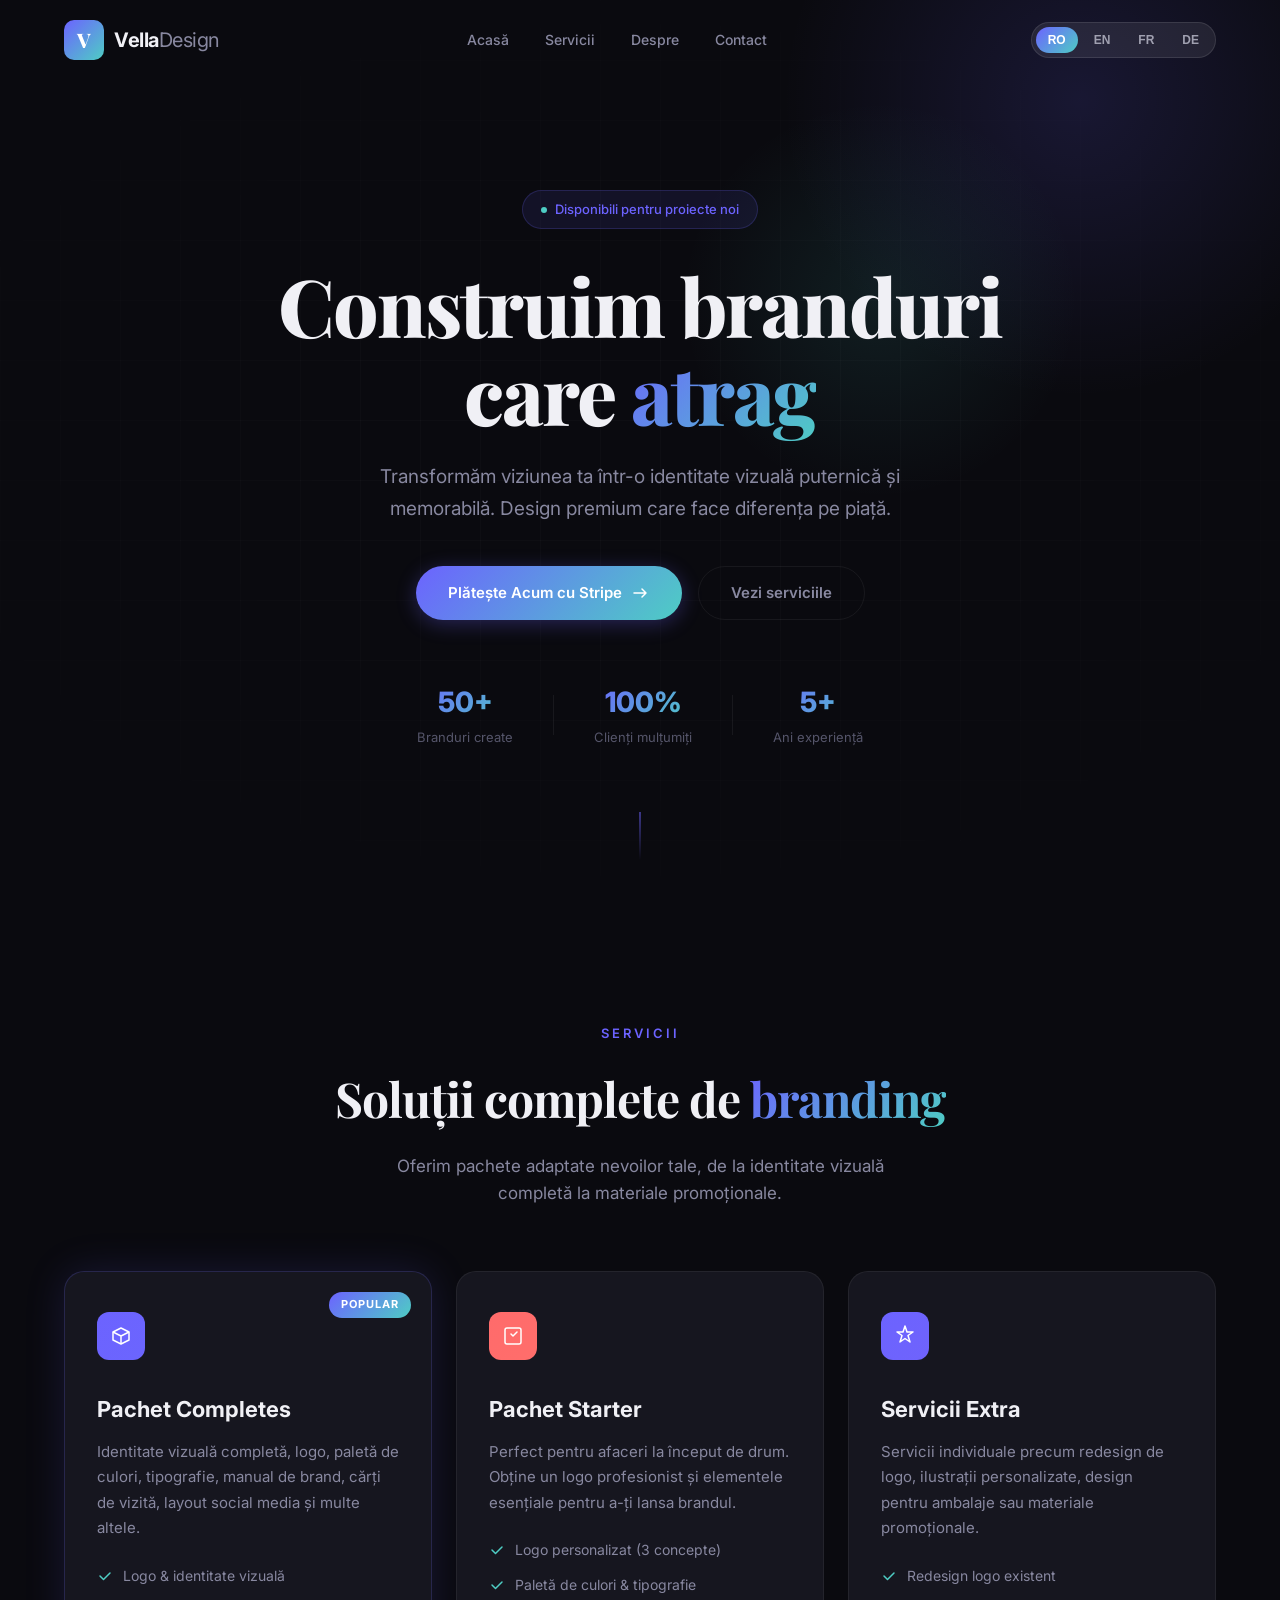
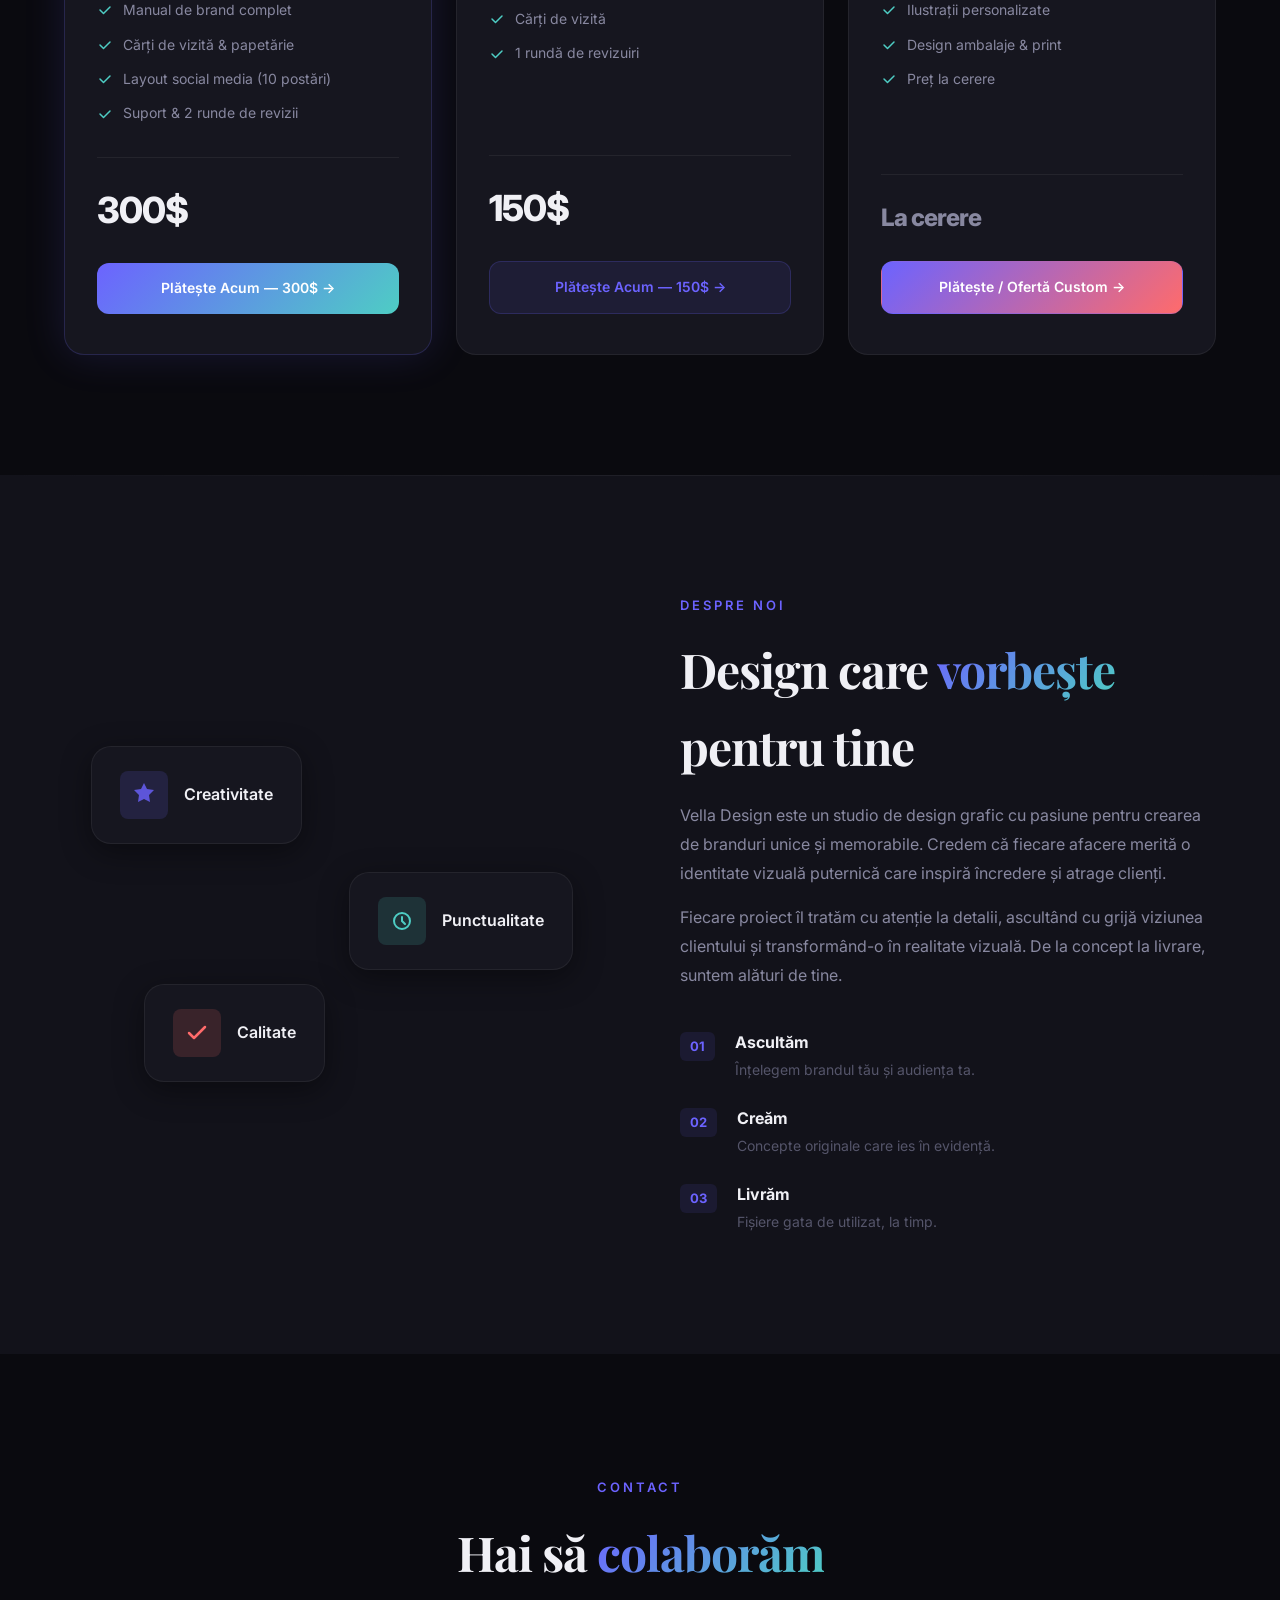
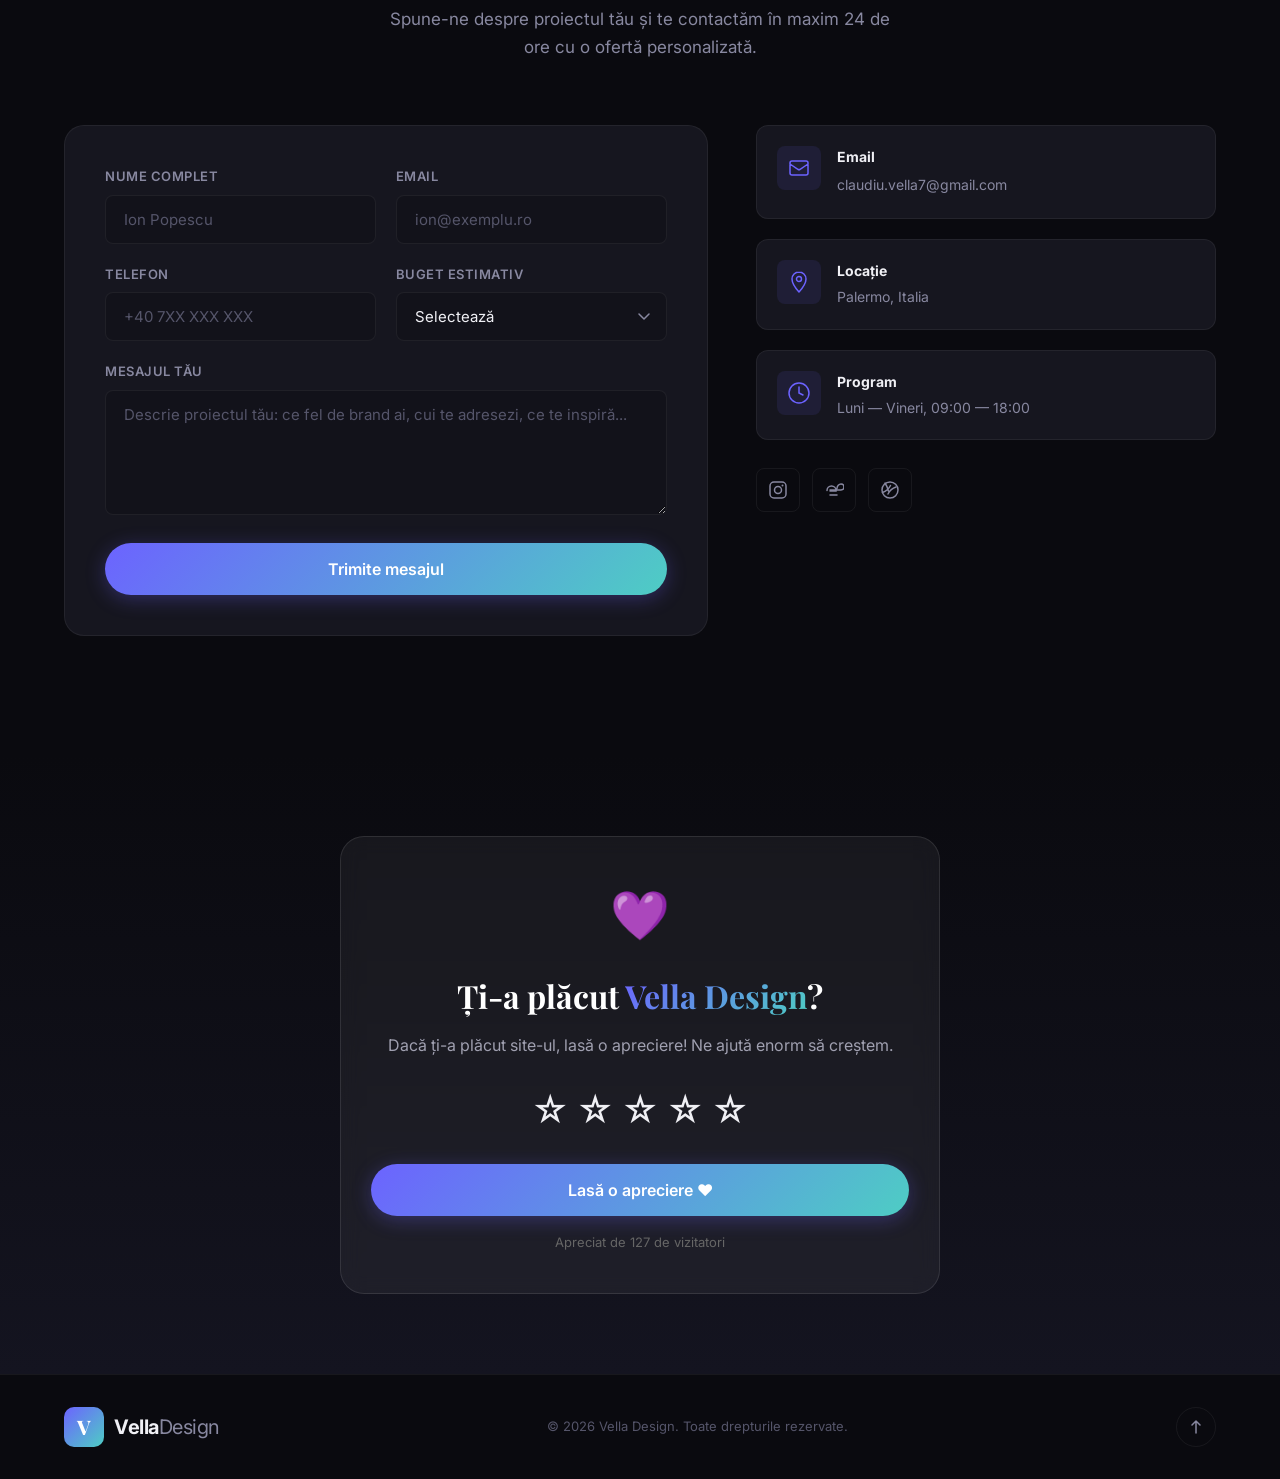
<file: index.html>
<!DOCTYPE html>
<html lang="ro">
<head>
    <meta charset="UTF-8">
    <meta name="viewport" content="width=device-width, initial-scale=1.0">
    <title>Vella Design — Construim Branduri Care Atrag</title>
    <meta name="description" content="Vella Design — branding, design grafic și identitate vizuală pentru afacerea ta. Transformăm ideile în branduri memorabile.">
    <link rel="stylesheet" href="style.css">
    <link rel="preconnect" href="https://fonts.googleapis.com">
    <link rel="preconnect" href="https://fonts.gstatic.com" crossorigin>
    <link href="https://fonts.googleapis.com/css2?family=Inter:wght@300;400;500;600;700;800;900&family=Playfair+Display:wght@600;700;800&display=swap" rel="stylesheet">
</head>
<body>

        <!-- HEADER -->
    <header id="header">
        <div class="header-inner">
            <a href="#hero" class="logo">
                <span class="logo-icon">V</span>
                <span class="logo-text">Vella<span>Design</span></span>
            </a>
            <nav id="nav">
                <ul class="nav-links">
                    <li><a href="#hero" data-i18n="nav_home">Acasă</a></li>
                    <li><a href="#services" data-i18n="nav_services">Servicii</a></li>
                    <li><a href="#about" data-i18n="nav_about">Despre</a></li>
                    <li><a href="#contact" data-i18n="nav_contact">Contact</a></li>
                </ul>
            </nav>
            <div class="lang-switcher" id="langSwitcher">
                <button class="lang-btn active" data-lang="ro">RO</button>
                <button class="lang-btn" data-lang="en">EN</button>
                <button class="lang-btn" data-lang="fr">FR</button>
                <button class="lang-btn" data-lang="de">DE</button>
            </div>
            <button id="hamburger" class="hamburger" aria-label="Meniu">
                <span></span><span></span><span></span>
            </button>
        </div>
        <div class="mobile-menu" id="mobileMenu">
            <ul class="mobile-nav-links">
                <li><a href="#hero" data-i18n="nav_home">Acasă</a></li>
                <li><a href="#services" data-i18n="nav_services">Servicii</a></li>
                <li><a href="#about" data-i18n="nav_about">Despre</a></li>
                <li><a href="#contact" data-i18n="nav_contact">Contact</a></li>
            </ul>
            <div class="mobile-menu-footer">
                <a href="mailto:claudiu.vella7@gmail.com" class="mobile-email">claudiu.vella7@gmail.com</a>
            </div>
        </div>
    </header>

    <!-- HERO -->
    <section id="hero" class="hero">
        <div class="hero-bg">
            <div class="hero-gradient"></div>
            <div class="hero-grid"></div>
        </div>
        <div class="hero-content">
            <div class="hero-badge reveal"><span class="badge-dot"></span><span data-i18n="hero_badge">Disponibili pentru proiecte noi</span></div>
            <h1 class="hero-title reveal">
                <span data-i18n="hero_title">Construim branduri<br>care <span class="text-gradient">atrag</span></span>
            </h1>
            <p class="hero-subtitle reveal">
                <span data-i18n="hero_sub">Transformăm viziunea ta într-o identitate vizuală puternică și memorabilă. Design premium care face diferența pe piață.</span>
            </p>
            <div class="hero-cta reveal">
                <a href="https://buy.stripe.com/bJebJ0h1L8h71CG3Jb2sM00" target="_blank" class="btn btn-primary">
                    <span data-i18n="hero_cta1">Plătește Acum cu Stripe</span>
                    <svg width="20" height="20" viewBox="0 0 20 20" fill="none"><path d="M4 10h12m0 0l-4-4m4 4l-4 4" stroke="currentColor" stroke-width="1.5" stroke-linecap="round" stroke-linejoin="round"/></svg>
                </a>
                <a href="#services" class="btn btn-ghost" data-i18n="hero_cta2">Vezi serviciile</a>
            </div>
            <div class="hero-stats reveal">
                <div class="stat">
                    <span class="stat-number">50+</span>
                    <span class="stat-label" data-i18n="stat1">Branduri create</span>
                </div>
                <div class="stat-divider"></div>
                <div class="stat">
                    <span class="stat-number">100%</span>
                    <span class="stat-label" data-i18n="stat2">Clienți mulțumiți</span>
                </div>
                <div class="stat-divider"></div>
                <div class="stat">
                    <span class="stat-number">5+</span>
                    <span class="stat-label" data-i18n="stat3">Ani experiență</span>
                </div>
            </div>
        </div>
        <div class="hero-scroll">
            <div class="scroll-line"></div>
        </div>
    </section>

    <!-- SERVICES -->
    <section id="services" class="services">
        <div class="container">
            <div class="section-header reveal">
                <span class="section-tag">Servicii</span>
                <h2 class="section-title">Soluții complete de <span class="text-gradient">branding</span></h2>
                <p class="section-desc">Oferim pachete adaptate nevoilor tale, de la identitate vizuală completă la materiale promoționale.</p>
            </div>
            <div class="services-grid">

                <!-- Pachet Completes -->
                <div class="service-card reveal">
                    <div class="service-badge">Popular</div>
                    <div class="service-icon">
                        <svg width="48" height="48" viewBox="0 0 48 48" fill="none"><rect width="48" height="48" rx="12" fill="url(#grad1)"/><path d="M16 20l8-4 8 4v8l-8 4-8-4v-8z" stroke="#fff" stroke-width="1.5" stroke-linejoin="round"/><path d="M16 20l8 4 8-4M24 24v8" stroke="#fff" stroke-width="1.5" stroke-linejoin="round"/><defs><linearGradient id="grad1" x1="0" y1="0" x2="48" y2="48"><stop stop-color="#6C63FF"/><stop offset="1" stop-color="#4ECDC4"/></linearGradient></defs></svg>
                    </div>
                    <h3 class="service-name">Pachet Completes</h3>
                    <p class="service-desc">Identitate vizuală completă, logo, paletă de culori, tipografie, manual de brand, cărți de vizită, layout social media și multe altele.</p>
                    <ul class="service-features">
                        <li>
                            <svg width="16" height="16" viewBox="0 0 16 16" fill="none"><path d="M3 8l3.5 3.5L13 5" stroke="#4ECDC4" stroke-width="1.5" stroke-linecap="round" stroke-linejoin="round"/></svg>
                            Logo & identitate vizuală
                        </li>
                        <li>
                            <svg width="16" height="16" viewBox="0 0 16 16" fill="none"><path d="M3 8l3.5 3.5L13 5" stroke="#4ECDC4" stroke-width="1.5" stroke-linecap="round" stroke-linejoin="round"/></svg>
                            Manual de brand complet
                        </li>
                        <li>
                            <svg width="16" height="16" viewBox="0 0 16 16" fill="none"><path d="M3 8l3.5 3.5L13 5" stroke="#4ECDC4" stroke-width="1.5" stroke-linecap="round" stroke-linejoin="round"/></svg>
                            Cărți de vizită & papetărie
                        </li>
                        <li>
                            <svg width="16" height="16" viewBox="0 0 16 16" fill="none"><path d="M3 8l3.5 3.5L13 5" stroke="#4ECDC4" stroke-width="1.5" stroke-linecap="round" stroke-linejoin="round"/></svg>
                            Layout social media (10 postări)
                        </li>
                        <li>
                            <svg width="16" height="16" viewBox="0 0 16 16" fill="none"><path d="M3 8l3.5 3.5L13 5" stroke="#4ECDC4" stroke-width="1.5" stroke-linecap="round" stroke-linejoin="round"/></svg>
                            Suport & 2 runde de revizii
                        </li>
                    </ul>
                    <div class="service-price">
                        <span class="price-amount">300$</span>
                    </div>
                    <a href="https://buy.stripe.com/bJebJ0h1L8h71CG3Jb2sM00" target="_blank" class="btn btn-service">Plătește Acum — 300$ →</a>
                </div>

                <!-- Pachet Starter -->
                <div class="service-card reveal">
                    <div class="service-icon">
                        <svg width="48" height="48" viewBox="0 0 48 48" fill="none"><rect width="48" height="48" rx="12" fill="url(#grad2)"/><path d="M18 16h12a2 2 0 012 2v12a2 2 0 01-2 2H18a2 2 0 01-2-2V18a2 2 0 012-2z" stroke="#fff" stroke-width="1.5"/><path d="M22 22l2 2 4-4" stroke="#fff" stroke-width="1.5" stroke-linecap="round" stroke-linejoin="round"/><defs><linearGradient id="grad2" x1="0" y1="0" x2="48" y2="48"><stop stop-color="#FF6B6B"/><stop offset="1" stop-color="#FFE66D"/></linearGradient></defs></svg>
                    </div>
                    <h3 class="service-name">Pachet Starter</h3>
                    <p class="service-desc">Perfect pentru afaceri la început de drum. Obține un logo profesionist și elementele esențiale pentru a-ți lansa brandul.</p>
                    <ul class="service-features">
                        <li>
                            <svg width="16" height="16" viewBox="0 0 16 16" fill="none"><path d="M3 8l3.5 3.5L13 5" stroke="#4ECDC4" stroke-width="1.5" stroke-linecap="round" stroke-linejoin="round"/></svg>
                            Logo personalizat (3 concepte)
                        </li>
                        <li>
                            <svg width="16" height="16" viewBox="0 0 16 16" fill="none"><path d="M3 8l3.5 3.5L13 5" stroke="#4ECDC4" stroke-width="1.5" stroke-linecap="round" stroke-linejoin="round"/></svg>
                            Paletă de culori & tipografie
                        </li>
                        <li>
                            <svg width="16" height="16" viewBox="0 0 16 16" fill="none"><path d="M3 8l3.5 3.5L13 5" stroke="#4ECDC4" stroke-width="1.5" stroke-linecap="round" stroke-linejoin="round"/></svg>
                            Cărți de vizită
                        </li>
                        <li>
                            <svg width="16" height="16" viewBox="0 0 16 16" fill="none"><path d="M3 8l3.5 3.5L13 5" stroke="#4ECDC4" stroke-width="1.5" stroke-linecap="round" stroke-linejoin="round"/></svg>
                            1 rundă de revizuiri
                        </li>
                    </ul>
                    <div class="service-price">
                        <span class="price-amount">150$</span>
                    </div>
                    <a href="https://buy.stripe.com/bJebJ0h1L8h71CG3Jb2sM00" target="_blank" class="btn btn-service">Plătește Acum — 150$ →</a>
                </div>

                <!-- Pachet Extra -->
                <div class="service-card reveal">
                    <div class="service-icon">
                        <svg width="48" height="48" viewBox="0 0 48 48" fill="none"><rect width="48" height="48" rx="12" fill="url(#grad3)"/><path d="M24 14l-2 6h-6l5 3.5-2 6.5 5-3.5 5 3.5-2-6.5 5-3.5h-6l-2-6z" stroke="#fff" stroke-width="1.5" stroke-linejoin="round"/><defs><linearGradient id="grad3" x1="0" y1="0" x2="48" y2="48"><stop stop-color="#6C63FF"/><stop offset="1" stop-color="#FF6B6B"/></linearGradient></defs></svg>
                    </div>
                    <h3 class="service-name">Servicii Extra</h3>
                    <p class="service-desc">Servicii individuale precum redesign de logo, ilustrații personalizate, design pentru ambalaje sau materiale promoționale.</p>
                    <ul class="service-features">
                        <li>
                            <svg width="16" height="16" viewBox="0 0 16 16" fill="none"><path d="M3 8l3.5 3.5L13 5" stroke="#4ECDC4" stroke-width="1.5" stroke-linecap="round" stroke-linejoin="round"/></svg>
                            Redesign logo existent
                        </li>
                        <li>
                            <svg width="16" height="16" viewBox="0 0 16 16" fill="none"><path d="M3 8l3.5 3.5L13 5" stroke="#4ECDC4" stroke-width="1.5" stroke-linecap="round" stroke-linejoin="round"/></svg>
                            Ilustrații personalizate
                        </li>
                        <li>
                            <svg width="16" height="16" viewBox="0 0 16 16" fill="none"><path d="M3 8l3.5 3.5L13 5" stroke="#4ECDC4" stroke-width="1.5" stroke-linecap="round" stroke-linejoin="round"/></svg>
                            Design ambalaje & print
                        </li>
                        <li>
                            <svg width="16" height="16" viewBox="0 0 16 16" fill="none"><path d="M3 8l3.5 3.5L13 5" stroke="#4ECDC4" stroke-width="1.5" stroke-linecap="round" stroke-linejoin="round"/></svg>
                            Preț la cerere
                        </li>
                    </ul>
                    <div class="service-price">
                        <span class="price-amount price-custom">La cerere</span>
                    </div>
                    <a href="https://buy.stripe.com/bJebJ0h1L8h71CG3Jb2sM00" target="_blank" class="btn btn-service" style="background: linear-gradient(135deg, #6C63FF, #FF6B6B); color:white;">Plătește / Ofertă Custom →</a>
                </div>

            </div>
        </div>
    </section>

    <!-- ABOUT -->
    <section id="about" class="about">
        <div class="container">
            <div class="about-grid">
                <div class="about-visual reveal">
                    <div class="about-image-stack">
                        <div class="about-card about-card-1">
                            <div class="about-card-icon">
                                <svg width="32" height="32" viewBox="0 0 32 32" fill="none"><path d="M16 4l3 6 7 1-5 5 1 7-6-3-6 3 1-7-5-5 7-1 3-6z" fill="#6C63FF" opacity="0.8"/></svg>
                            </div>
                            <span data-i18n="about_card1">Creativitate</span>
                        </div>
                        <div class="about-card about-card-2">
                            <div class="about-card-icon">
                                <svg width="32" height="32" viewBox="0 0 32 32" fill="none"><circle cx="16" cy="16" r="8" stroke="#4ECDC4" stroke-width="2"/><path d="M16 12v4l3 3" stroke="#4ECDC4" stroke-width="2" stroke-linecap="round"/></svg>
                            </div>
                            <span data-i18n="about_card2">Punctualitate</span>
                        </div>
                        <div class="about-card about-card-3">
                            <div class="about-card-icon">
                                <svg width="32" height="32" viewBox="0 0 32 32" fill="none"><path d="M8 16l5 5L24 10" stroke="#FF6B6B" stroke-width="2.5" stroke-linecap="round" stroke-linejoin="round"/></svg>
                            </div>
                            <span data-i18n="about_card3">Calitate</span>
                        </div>
                    </div>
                </div>
                <div class="about-content">
                    <span class="section-tag reveal" data-i18n="about_tag">Despre noi</span>
                    <h2 class="section-title reveal" data-i18n="about_title">Design care <span class="text-gradient">vorbește</span> pentru tine</h2>
                    <p class="about-text reveal">
                        <span data-i18n="about_p1">Vella Design este un studio de design grafic cu pasiune pentru crearea de branduri unice și memorabile. Credem că fiecare afacere merită o identitate vizuală puternică care inspiră încredere și atrage clienți.</span>
                    </p>
                    <p class="about-text reveal">
                        <span data-i18n="about_p2">Fiecare proiect îl tratăm cu atenție la detalii, ascultând cu grijă viziunea clientului și transformând-o în realitate vizuală. De la concept la livrare, suntem alături de tine.</span>
                    </p>
                    <div class="about-values reveal">
                        <div class="value-item">
                            <span class="value-number">01</span>
                            <div>
                                <h4 data-i18n="about_v1_t">Ascultăm</h4>
                                <p data-i18n="about_v1_d">Înțelegem brandul tău și audiența ta.</p>
                            </div>
                        </div>
                        <div class="value-item">
                            <span class="value-number">02</span>
                            <div>
                                <h4 data-i18n="about_v2_t">Creăm</h4>
                                <p data-i18n="about_v2_d">Concepte originale care ies în evidență.</p>
                            </div>
                        </div>
                        <div class="value-item">
                            <span class="value-number">03</span>
                            <div>
                                <h4 data-i18n="about_v3_t">Livrăm</h4>
                                <p data-i18n="about_v3_d">Fișiere gata de utilizat, la timp.</p>
                            </div>
                        </div>
                    </div>
                </div>
            </div>
        </div>
    </section>

    <!-- CONTACT -->
    <section id="contact" class="contact">
        <div class="container">
            <div class="section-header reveal">
                <span class="section-tag" data-i18n="contact_tag">Contact</span>
                <h2 class="section-title" data-i18n="contact_title">Hai să <span class="text-gradient">colaborăm</span></h2>
                <p class="section-desc" data-i18n="contact_desc">Spune-ne despre proiectul tău și te contactăm în maxim 24 de ore cu o ofertă personalizată.</p>
            </div>
            <div class="contact-grid">
                <form id="contactForm" class="contact-form reveal" action="https://formsubmit.co/claudiu.vella7@gmail.com" method="POST">
                    <input type="hidden" name="_captcha" value="false">
                    <input type="hidden" name="_subject" value="Client nou Vella Design!">
                    <input type="hidden" name="_next" value="https://vella-design-lake.vercel.app/multumesc.html">
                    <div class="form-row">
                        <div class="form-group">
                            <label for="name" data-i18n="form_name">Nume complet</label>
                            <input type="text" id="name" name="name" data-i18n-ph="ph_name" placeholder="Ion Popescu" required>
                        </div>
                        <div class="form-group">
                            <label for="email" data-i18n="form_email">Email</label>
                            <input type="email" id="email" name="email" data-i18n-ph="ph_email" placeholder="ion@exemplu.ro" required>
                        </div>
                    </div>
                    <div class="form-row">
                        <div class="form-group">
                            <label for="phone" data-i18n="form_phone">Telefon</label>
                            <input type="tel" id="phone" name="phone" data-i18n-ph="ph_phone" placeholder="+40 7XX XXX XXX">
                        </div>
                        <div class="form-group">
                            <label for="budget" data-i18n="form_budget">Buget estimativ</label>
                            <select id="budget" name="budget">
                                <option value="" disabled selected data-i18n="form_select">Selectează</option>
                                <option value="150">150$ — Pachet Starter</option>
                                <option value="300">300$ — Pachet Completes</option>
                                <option value="custom">Custom — Proiect special</option>
                            </select>
                        </div>
                    </div>
                    <div class="form-group">
                        <label for="message" data-i18n="form_msg">Mesajul tău</label>
                        <textarea id="message" name="message" rows="5" data-i18n-ph="ph_message" placeholder="Descrie proiectul tău: ce fel de brand ai, cui te adresezi, ce te inspiră..." required></textarea>
                    </div>
                    <button type="submit" class="btn btn-primary btn-submit">
                        <span class="btn-text" data-i18n="form_send">Trimite mesajul</span>
                        <span class="btn-loading">
                            <svg width="20" height="20" viewBox="0 0 20 20"><circle cx="10" cy="10" r="8" stroke="currentColor" stroke-width="2" fill="none" stroke-dasharray="40" stroke-dashoffset="10"><animateTransform attributeName="transform" type="rotate" dur="0.8s" from="0 10 10" to="360 10 10" repeatCount="indefinite"/></circle></svg>
                        </span>
                        <span class="btn-success">
                            <svg width="20" height="20" viewBox="0 0 20 20" fill="none"><path d="M4 10l4 4 8-8" stroke="currentColor" stroke-width="2" stroke-linecap="round" stroke-linejoin="round"/></svg>
                            Trimis!
                        </span>
                    </button>
                </form>
                <div class="contact-info reveal">
                    <div class="info-card">
                        <div class="info-icon">
                            <svg width="24" height="24" viewBox="0 0 24 24" fill="none"><path d="M3 8l7.89 5.26a2 2 0 002.22 0L21 8M5 19h14a2 2 0 002-2V7a2 2 0 00-2-2H5a2 2 0 00-2 2v10a2 2 0 002 2z" stroke="currentColor" stroke-width="1.5" stroke-linecap="round" stroke-linejoin="round"/></svg>
                        </div>
                        <div>
                            <h4 data-i18n="info_email_t">Email</h4>
                            <a href="mailto:claudiu.vella7@gmail.com">claudiu.vella7@gmail.com</a>
                        </div>
                    </div>
                    <div class="info-card">
                        <div class="info-icon">
                            <svg width="24" height="24" viewBox="0 0 24 24" fill="none"><path d="M12 2C8.13 2 5 5.13 5 9c0 5.25 7 13 7 13s7-7.75 7-13c0-3.87-3.13-7-7-7zm0 9.5a2.5 2.5 0 110-5 2.5 2.5 0 010 5z" stroke="currentColor" stroke-width="1.5" stroke-linecap="round" stroke-linejoin="round"/></svg>
                        </div>
                        <div>
                            <h4 data-i18n="info_loc_t">Locație</h4>
                            <p data-i18n="info_loc_v">Palermo, Italia</p>
                        </div>
                    </div>
                    <div class="info-card">
                        <div class="info-icon">
                            <svg width="24" height="24" viewBox="0 0 24 24" fill="none"><path d="M12 22c5.523 0 10-4.477 10-10S17.523 2 12 2 2 6.477 2 12s4.477 10 10 10z" stroke="currentColor" stroke-width="1.5"/><path d="M12 6v6l4 2" stroke="currentColor" stroke-width="1.5" stroke-linecap="round"/></svg>
                        </div>
                        <div>
                            <h4 data-i18n="info_prog_t">Program</h4>
                            <p data-i18n="info_prog_v">Luni — Vineri, 09:00 — 18:00</p>
                        </div>
                    </div>
                    <div class="social-links">
                        <a href="https://instagram.com/vellaclaudiu" target="_blank" rel="noopener" class="social-link" aria-label="Instagram">
                            <svg width="20" height="20" viewBox="0 0 20 20" fill="none"><rect x="2" y="2" width="16" height="16" rx="4" stroke="currentColor" stroke-width="1.5"/><circle cx="10" cy="10" r="3.5" stroke="currentColor" stroke-width="1.5"/><circle cx="14.5" cy="5.5" r="1" fill="currentColor"/></svg>
                        </a>
                        <a href="#" class="social-link" aria-label="Behance">
                            <svg width="20" height="20" viewBox="0 0 20 20" fill="none"><path d="M3 10.5c0-2.5 2-4.5 4.5-4.5S12 8 12 10.5v.5H6m0 4h7m0-6.5c0-2.5 2-4.5 4-4.5s3 1.5 3 3-1 3-3 3H6" stroke="currentColor" stroke-width="1.5" stroke-linecap="round"/></svg>
                        </a>
                        <a href="#" class="social-link" aria-label="Dribbble">
                            <svg width="20" height="20" viewBox="0 0 20 20" fill="none"><circle cx="10" cy="10" r="8" stroke="currentColor" stroke-width="1.5"/><path d="M2.5 12.5c3-1 6-3 8-7M5 3c2 3 3 6 3.5 8M16 7c-3 1-6 3-8 7" stroke="currentColor" stroke-width="1.5" stroke-linecap="round"/></svg>
                        </a>
                    </div>
                </div>
            </div>
        </div>
    </section>


    <!-- APRECIERE SECTION -->
    <section id="apreciere" class="apreciere-section" style="padding: 80px 0; background: linear-gradient(180deg, #0a0a0f 0%, #141420 100%); text-align: center;">
        <div class="container">
            <div class="reveal" style="max-width: 600px; margin: 0 auto; background: rgba(255,255,255,0.05); border: 1px solid rgba(255,255,255,0.1); border-radius: 24px; padding: 40px 30px; backdrop-filter: blur(10px);">
                <div style="font-size: 48px; margin-bottom: 16px;">💜</div>
                <h2 style="font-family: 'Playfair Display', serif; font-size: 32px; color: white; margin-bottom: 12px;"><span data-i18n="app_title">Ți-a plăcut <span class="text-gradient">Vella Design</span>?</span></h2>
                <p style="color: #a0a0b0; font-size: 16px; margin-bottom: 24px;"><span data-i18n="app_sub">Dacă ți-a plăcut site-ul, lasă o apreciere! Ne ajută enorm să creștem.</span></p>
                
                <div id="stars" style="display: flex; justify-content: center; gap: 8px; margin-bottom: 24px; font-size: 36px; cursor: pointer;">
                    <span class="star" data-value="1">☆</span>
                    <span class="star" data-value="2">☆</span>
                    <span class="star" data-value="3">☆</span>
                    <span class="star" data-value="4">☆</span>
                    <span class="star" data-value="5">☆</span>
                </div>

                <button id="btnApreciere" class="btn btn-primary" style="width: 100%; justify-content: center; font-size: 16px; padding: 16px;">
                    <span data-i18n="app_btn">Lasă o apreciere ❤️</span>
                </button>

                <p id="msgApreciere" style="display:none; margin-top: 20px; color: #4ECDC4; font-weight: 600; font-size: 18px;">Mulțumesc mult! Aprecierea ta contează enorm! 🙏✨</p>
                <p style="margin-top: 16px; font-size: 13px; color: #666;">Apreciat de <span id="countAprecieri">127</span> de vizitatori</p>
            </div>
        </div>
    </section>
    <style>
        .star.active { color: #FFD700; }
        .star:hover { transform: scale(1.2); }
        .text-gradient { background: linear-gradient(135deg, #6C63FF, #4ECDC4); -webkit-background-clip: text; -webkit-text-fill-color: transparent; background-clip: text; }
    </style>
    <script>
        const stars = document.querySelectorAll('.star');
        let rating = 0;
        stars.forEach(s => {
            s.addEventListener('click', () => {
                rating = parseInt(s.dataset.value);
                stars.forEach(st => {
                    if(parseInt(st.dataset.value) <= rating) {
                        st.textContent = '★';
                        st.classList.add('active');
                    } else {
                        st.textContent = '☆';
                        st.classList.remove('active');
                    }
                });
            });
            s.addEventListener('mouseenter', () => {
                const val = parseInt(s.dataset.value);
                stars.forEach(st => {
                    st.textContent = parseInt(st.dataset.value) <= val ? '★' : '☆';
                });
            });
        });
        document.getElementById('stars').addEventListener('mouseleave', () => {
            stars.forEach(st => {
                st.textContent = parseInt(st.dataset.value) <= rating ? '★' : '☆';
            });
        });
        document.getElementById('btnApreciere').addEventListener('click', () => {
            if(rating === 0) { rating = 5; } // Daca nu alege stele, dam automat 5 stele
            document.getElementById('msgApreciere').style.display = 'block';
            document.getElementById('btnApreciere').innerHTML = '<span>Se trimite... ⏳</span>';
            document.getElementById('btnApreciere').disabled = true;
            
            // Trimite email la claudiu.vella7@gmail.com prin FormSubmit
            fetch('https://formsubmit.co/ajax/claudiu.vella7@gmail.com', {
                method: 'POST',
                headers: { 'Content-Type': 'application/json', 'Accept': 'application/json' },
                body: JSON.stringify({
                    subject: `⭐ ${rating} stele noi pe Vella Design!`,
                    message: `WOW! Cineva tocmai a lasat o apreciere pe site-ul tau!

⭐ Rating: ${rating} / 5 stele
🌐 Pagina: https://clau222177.github.io/vella-design/
📅 Data: ${new Date().toLocaleString('ro-RO')}
❤️ Total aprecieri: ${parseInt(document.getElementById('countAprecieri').textContent) + 1}

Felicitari!`,
                    _captcha: 'false',
                    _template: 'box'
                })
            })
            .then(response => response.json())
            .then(data => {
                document.getElementById('btnApreciere').innerHTML = '<span>Mulțumesc! ✅ Email trimis!</span>';
                console.log('Email trimis!', data);
            })
            .catch(error => {
                console.log('Eroare email, dar aprecierea salvata local', error);
                document.getElementById('btnApreciere').innerHTML = '<span>Mulțumesc! ✅</span>';
            });

            let count = parseInt(document.getElementById('countAprecieri').textContent);
            document.getElementById('countAprecieri').textContent = count + 1;
            // confetti effect
            stars.forEach((st,i) => {
                setTimeout(() => { st.style.transform = 'scale(1.5)'; setTimeout(()=>st.style.transform='scale(1)',200)}, i*100);
            });
            // Salveaza in localStorage
            localStorage.setItem('vella_apreciat', 'true');
        });
        if(localStorage.getItem('vella_apreciat')) {
            document.getElementById('msgApreciere').style.display = 'block';
            document.getElementById('msgApreciere').textContent = 'Ai apreciat deja! Mulțumesc din nou! 💜';
        }
    </script>


    <!-- FOOTER -->
    <footer class="footer">
        <div class="container">
            <div class="footer-inner">
                <a href="#hero" class="logo">
                    <span class="logo-icon">V</span>
                    <span class="logo-text">Vella<span>Design</span></span>
                </a>
                <p class="footer-copy">&copy; 2026 Vella Design. Toate drepturile rezervate.</p>
                <a href="#hero" class="back-to-top" aria-label="Sus">
                    <svg width="20" height="20" viewBox="0 0 20 20" fill="none"><path d="M10 16V4m0 0l-4 4m4-4l4 4" stroke="currentColor" stroke-width="1.5" stroke-linecap="round" stroke-linejoin="round"/></svg>
                </a>
            </div>
        </div>
    </footer>

    <script src="script.js"></script>

<style>
.lang-switcher { display:flex; gap:4px; background:rgba(255,255,255,0.08); padding:4px; border-radius:100px; margin-left:16px; border:1px solid rgba(255,255,255,0.1); }
.lang-btn { background:transparent; border:none; color:#a0a0b0; padding:6px 12px; border-radius:100px; cursor:pointer; font-size:12px; font-weight:700; transition:all .2s; }
.lang-btn.active { background:linear-gradient(135deg,#6C63FF,#4ECDC4); color:white; }
.lang-btn:hover { color:white; background:rgba(255,255,255,0.1); }
@media(max-width:900px){ .lang-switcher{ margin-left:auto; margin-right:8px; } }
</style>
<script>
(function(){
 const dict={
  ro:{
   nav_home:"Acasă",nav_services:"Servicii",nav_about:"Despre",nav_contact:"Contact",
   hero_badge:"Disponibili pentru proiecte noi",
   hero_title:'Construim branduri<br>care <span class="text-gradient">atrag</span>',
   hero_sub:"Transformăm viziunea ta într-o identitate vizuală puternică și memorabilă. Design premium care face diferența pe piață.",
   hero_cta1:"Plătește Acum cu Stripe",hero_cta2:"Vezi serviciile",
   stat1:"Branduri create",stat2:"Clienți mulțumiți",stat3:"Ani experiență",
   about_card1:"Creativitate",about_card2:"Punctualitate",about_card3:"Calitate",
   about_tag:"Despre noi",about_title:'Design care <span class="text-gradient">vorbește</span> pentru tine',
   about_p1:"Vella Design este un studio de design grafic cu pasiune pentru crearea de branduri unice și memorabile. Credem că fiecare afacere merită o identitate vizuală puternică care inspiră încredere și atrage clienți.",
   about_p2:"Fiecare proiect îl tratăm cu atenție la detalii, ascultând cu grijă viziunea clientului și transformând-o în realitate vizuală. De la concept la livrare, suntem alături de tine.",
   about_v1_t:"Ascultăm",about_v1_d:"Înțelegem brandul tău și audiența ta.",
   about_v2_t:"Creăm",about_v2_d:"Concepte originale care ies în evidență.",
   about_v3_t:"Livrăm",about_v3_d:"Fișiere gata de utilizat, la timp.",
   contact_tag:"Contact",contact_title:'Hai să <span class="text-gradient">colaborăm</span>',contact_desc:"Spune-ne despre proiectul tău și te contactăm în maxim 24 de ore cu o ofertă personalizată.",
   form_name:"Nume complet",form_email:"Email",form_phone:"Telefon",form_budget:"Buget estimativ",form_msg:"Mesajul tău",
   ph_name:"Ion Popescu",ph_email:"ion@exemplu.ro",ph_phone:"+40 7XX XXX XXX",ph_message:"Descrie proiectul tău: ce fel de brand ai, cui te adresezi, ce te inspiră...",
   form_select:"Selectează",form_send:"Trimite mesajul",
   info_email_t:"Email",info_loc_t:"Locație",info_loc_v:"Palermo, Italia",info_prog_t:"Program",info_prog_v:"Luni — Vineri, 09:00 — 18:00",
   app_title:'Ți-a plăcut <span class="text-gradient">Vella Design</span>?',app_sub:"Dacă ți-a plăcut site-ul, lasă o apreciere! Ne ajută enorm să creștem.",app_btn:"Lasă o apreciere ❤️"
  },
  en:{
   nav_home:"Home",nav_services:"Services",nav_about:"About",nav_contact:"Contact",
   hero_badge:"Available for new projects",
   hero_title:'We build brands<br>that <span class="text-gradient">stand out</span>',
   hero_sub:"We transform your vision into a powerful and memorable visual identity. Premium design that makes a difference.",
   hero_cta1:"Pay Now with Stripe",hero_cta2:"View services",
   stat1:"Brands created",stat2:"Happy clients",stat3:"Years experience",
   about_card1:"Creativity",about_card2:"Punctuality",about_card3:"Quality",
   about_tag:"About us",about_title:'Design that <span class="text-gradient">speaks</span> for you',
   about_p1:"Vella Design is a graphic design studio passionate about creating unique and memorable brands. Every business deserves a strong visual identity that inspires trust and attracts clients.",
   about_p2:"We treat each project with attention to detail, listening to the client's vision and turning it into visual reality. From concept to delivery, we're by your side.",
   about_v1_t:"We Listen",about_v1_d:"We understand your brand and audience.",
   about_v2_t:"We Create",about_v2_d:"Original concepts that stand out.",
   about_v3_t:"We Deliver",about_v3_d:"Ready-to-use files, on time.",
   contact_tag:"Contact",contact_title:'Let\'s <span class="text-gradient">collaborate</span>',contact_desc:"Tell us about your project and we'll contact you within 24 hours with a personalized offer.",
   form_name:"Full name",form_email:"Email",form_phone:"Phone",form_budget:"Estimated budget",form_msg:"Your message",
   ph_name:"John Doe",ph_email:"john@example.com",ph_phone:"+1 XXX XXX XXX",ph_message:"Describe your project: brand type, audience, inspiration...",
   form_select:"Select",form_send:"Send message",
   info_email_t:"Email",info_loc_t:"Location",info_loc_v:"Palermo, Italy",info_prog_t:"Schedule",info_prog_v:"Mon — Fri, 09:00 — 18:00",
   app_title:'Did you like <span class="text-gradient">Vella Design</span>?',app_sub:"If you liked the site, leave an appreciation! It helps us grow.",app_btn:"Leave an appreciation ❤️"
  },
  fr:{
   nav_home:"Accueil",nav_services:"Services",nav_about:"À propos",nav_contact:"Contact",
   hero_badge:"Disponible pour nouveaux projets",
   hero_title:'Nous créons des marques<br>qui <span class="text-gradient">attirent</span>',
   hero_sub:"Nous transformons votre vision en une identité visuelle puissante et mémorable. Design premium qui fait la différence.",
   hero_cta1:"Payer avec Stripe",hero_cta2:"Voir les services",
   stat1:"Marques créées",stat2:"Clients satisfaits",stat3:"Ans d'expérience",
   about_card1:"Créativité",about_card2:"Ponctualité",about_card3:"Qualité",
   about_tag:"À propos",about_title:'Un design qui <span class="text-gradient">parle</span> pour vous',
   about_p1:"Vella Design est un studio de design graphique passionné par la création de marques uniques et mémorables. Chaque entreprise mérite une identité visuelle forte qui inspire confiance.",
   about_p2:"Nous traitons chaque projet avec attention, en écoutant la vision du client et en la transformant en réalité visuelle. Du concept à la livraison, nous sommes à vos côtés.",
   about_v1_t:"Nous Écoutons",about_v1_d:"Nous comprenons votre marque et votre audience.",
   about_v2_t:"Nous Créons",about_v2_d:"Des concepts originaux qui se démarquent.",
   about_v3_t:"Nous Livrons",about_v3_d:"Fichiers prêts à l'emploi, à temps.",
   contact_tag:"Contact",contact_title:'Collaborons <span class="text-gradient">ensemble</span>',contact_desc:"Parlez-nous de votre projet et nous vous contacterons dans les 24 heures avec une offre personnalisée.",
   form_name:"Nom complet",form_email:"Email",form_phone:"Téléphone",form_budget:"Budget estimé",form_msg:"Votre message",
   ph_name:"Jean Dupont",ph_email:"jean@exemple.fr",ph_phone:"+33 X XX XX XX",ph_message:"Décrivez votre projet: type de marque, audience, inspiration...",
   form_select:"Sélectionner",form_send:"Envoyer le message",
   info_email_t:"Email",info_loc_t:"Emplacement",info_loc_v:"Palerme, Italie",info_prog_t:"Horaires",info_prog_v:"Lun — Ven, 09:00 — 18:00",
   app_title:'Vous avez aimé <span class="text-gradient">Vella Design</span>?',app_sub:"Si vous avez aimé le site, laissez une appréciation!",app_btn:"Laisser une appréciation ❤️"
  },
  de:{
   nav_home:"Startseite",nav_services:"Leistungen",nav_about:"Über uns",nav_contact:"Kontakt",
   hero_badge:"Verfügbar für neue Projekte",
   hero_title:'Wir bauen Marken<br>die <span class="text-gradient">begeistern</span>',
   hero_sub:"Wir verwandeln Ihre Vision in eine starke visuelle Identität. Premium-Design, das den Unterschied macht.",
   hero_cta1:"Jetzt mit Stripe bezahlen",hero_cta2:"Leistungen ansehen",
   stat1:"Marken erstellt",stat2:"Zufriedene Kunden",stat3:"Jahre Erfahrung",
   about_card1:"Kreativität",about_card2:"Pünktlichkeit",about_card3:"Qualität",
   about_tag:"Über uns",about_title:'Design, das <span class="text-gradient">spricht</span> für Sie',
   about_p1:"Vella Design ist ein Grafikdesign-Studio mit Leidenschaft für einzigartige und unvergessliche Marken. Jedes Unternehmen verdient eine starke visuelle Identität, die Vertrauen schafft.",
   about_p2:"Wir behandeln jedes Projekt mit Liebe zum Detail, hören auf die Vision des Kunden und verwandeln sie in Realität. Vom Konzept bis zur Lieferung sind wir an Ihrer Seite.",
   about_v1_t:"Wir Hören zu",about_v1_d:"Wir verstehen Ihre Marke und Ihr Publikum.",
   about_v2_t:"Wir Kreieren",about_v2_d:"Originelle Konzepte, die hervorstechen.",
   about_v3_t:"Wir Liefern",about_v3_d:"Gebrauchsfertige Dateien, pünktlich.",
   contact_tag:"Kontakt",contact_title:'Lass uns <span class="text-gradient">zusammenarbeiten</span>',contact_desc:"Erzählen Sie uns von Ihrem Projekt und wir kontaktieren Sie innerhalb von 24 Stunden.",
   form_name:"Vollständiger Name",form_email:"Email",form_phone:"Telefon",form_budget:"Geschätztes Budget",form_msg:"Ihre Nachricht",
   ph_name:"Max Mustermann",ph_email:"max@beispiel.de",ph_phone:"+49 XXX XXXXX",ph_message:"Beschreiben Sie Ihr Projekt: Markentyp, Zielgruppe, Inspiration...",
   form_select:"Auswählen",form_send:"Nachricht senden",
   info_email_t:"Email",info_loc_t:"Standort",info_loc_v:"Palermo, Italien",info_prog_t:"Zeiten",info_prog_v:"Mo — Fr, 09:00 — 18:00",
   app_title:'Hat Ihnen <span class="text-gradient">Vella Design</span> gefallen?',app_sub:"Wenn Ihnen die Seite gefallen hat, hinterlassen Sie eine Wertschätzung!",app_btn:"Wertschätzung hinterlassen ❤️"
  }
 };
 function apply(lang){
  const t=dict[lang]; if(!t) return;
  localStorage.setItem('vella_lang',lang);
  document.documentElement.lang=lang;
  document.querySelectorAll('[data-i18n]').forEach(el=>{
    const k=el.getAttribute('data-i18n');
    if(t[k]) el.innerHTML=t[k];
  });
  document.querySelectorAll('[data-i18n-ph]').forEach(el=>{
    const k=el.getAttribute('data-i18n-ph');
    if(t[k]) el.placeholder=t[k];
  });
  document.querySelectorAll('.lang-btn').forEach(b=>b.classList.toggle('active', b.dataset.lang===lang));
  console.log('Lang ->',lang);
 }
 document.addEventListener('DOMContentLoaded',()=>{
   const saved=localStorage.getItem('vella_lang')||'ro';
   apply(saved);
   document.querySelectorAll('.lang-btn').forEach(btn=>{
     btn.addEventListener('click', (e)=>{ e.preventDefault(); apply(btn.dataset.lang); });
   });
 });
 // fallback if DOM already loaded
 setTimeout(()=>{
   const saved=localStorage.getItem('vella_lang')||'ro';
   apply(saved);
   document.querySelectorAll('.lang-btn').forEach(btn=>{
     btn.onclick=(e)=>{ e.preventDefault(); apply(btn.dataset.lang); };
   });
 },300);
 window.applyVellaLang=apply;
})();
</script>

</body>
</html>
</file>
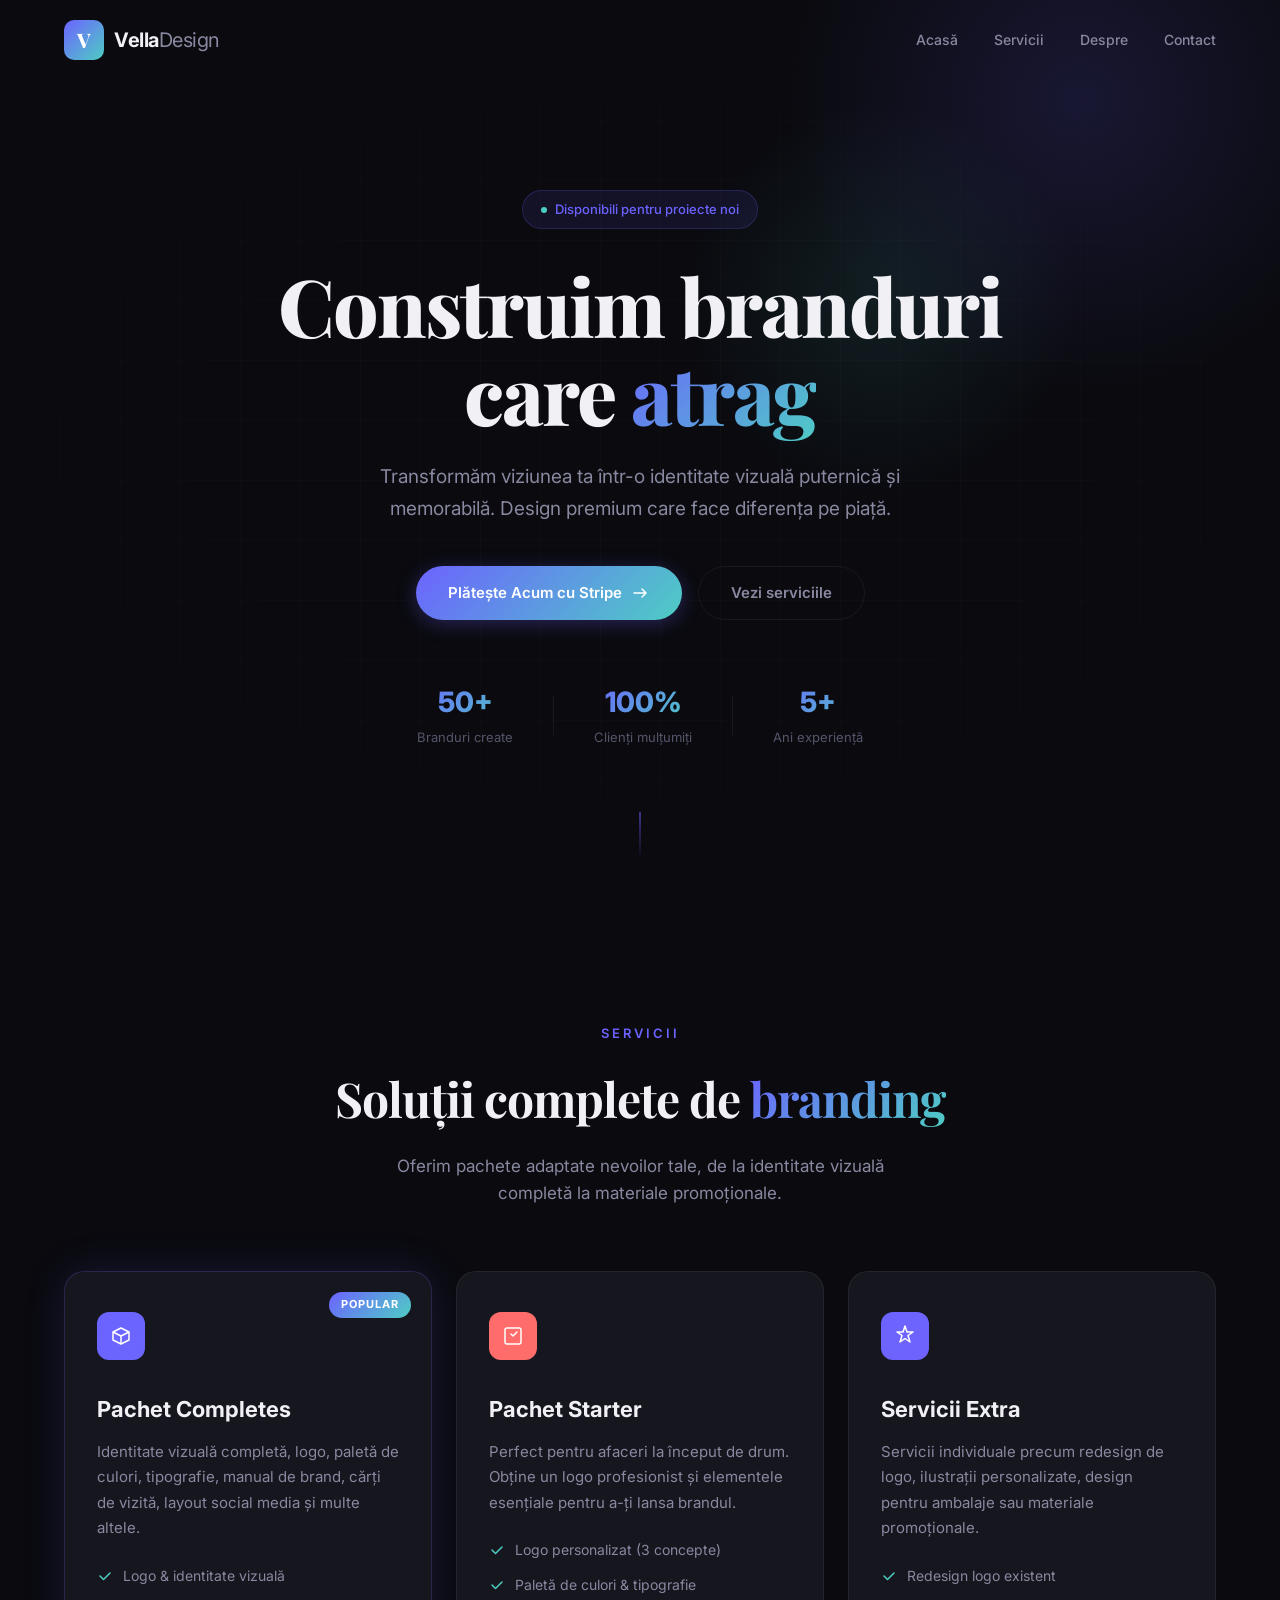
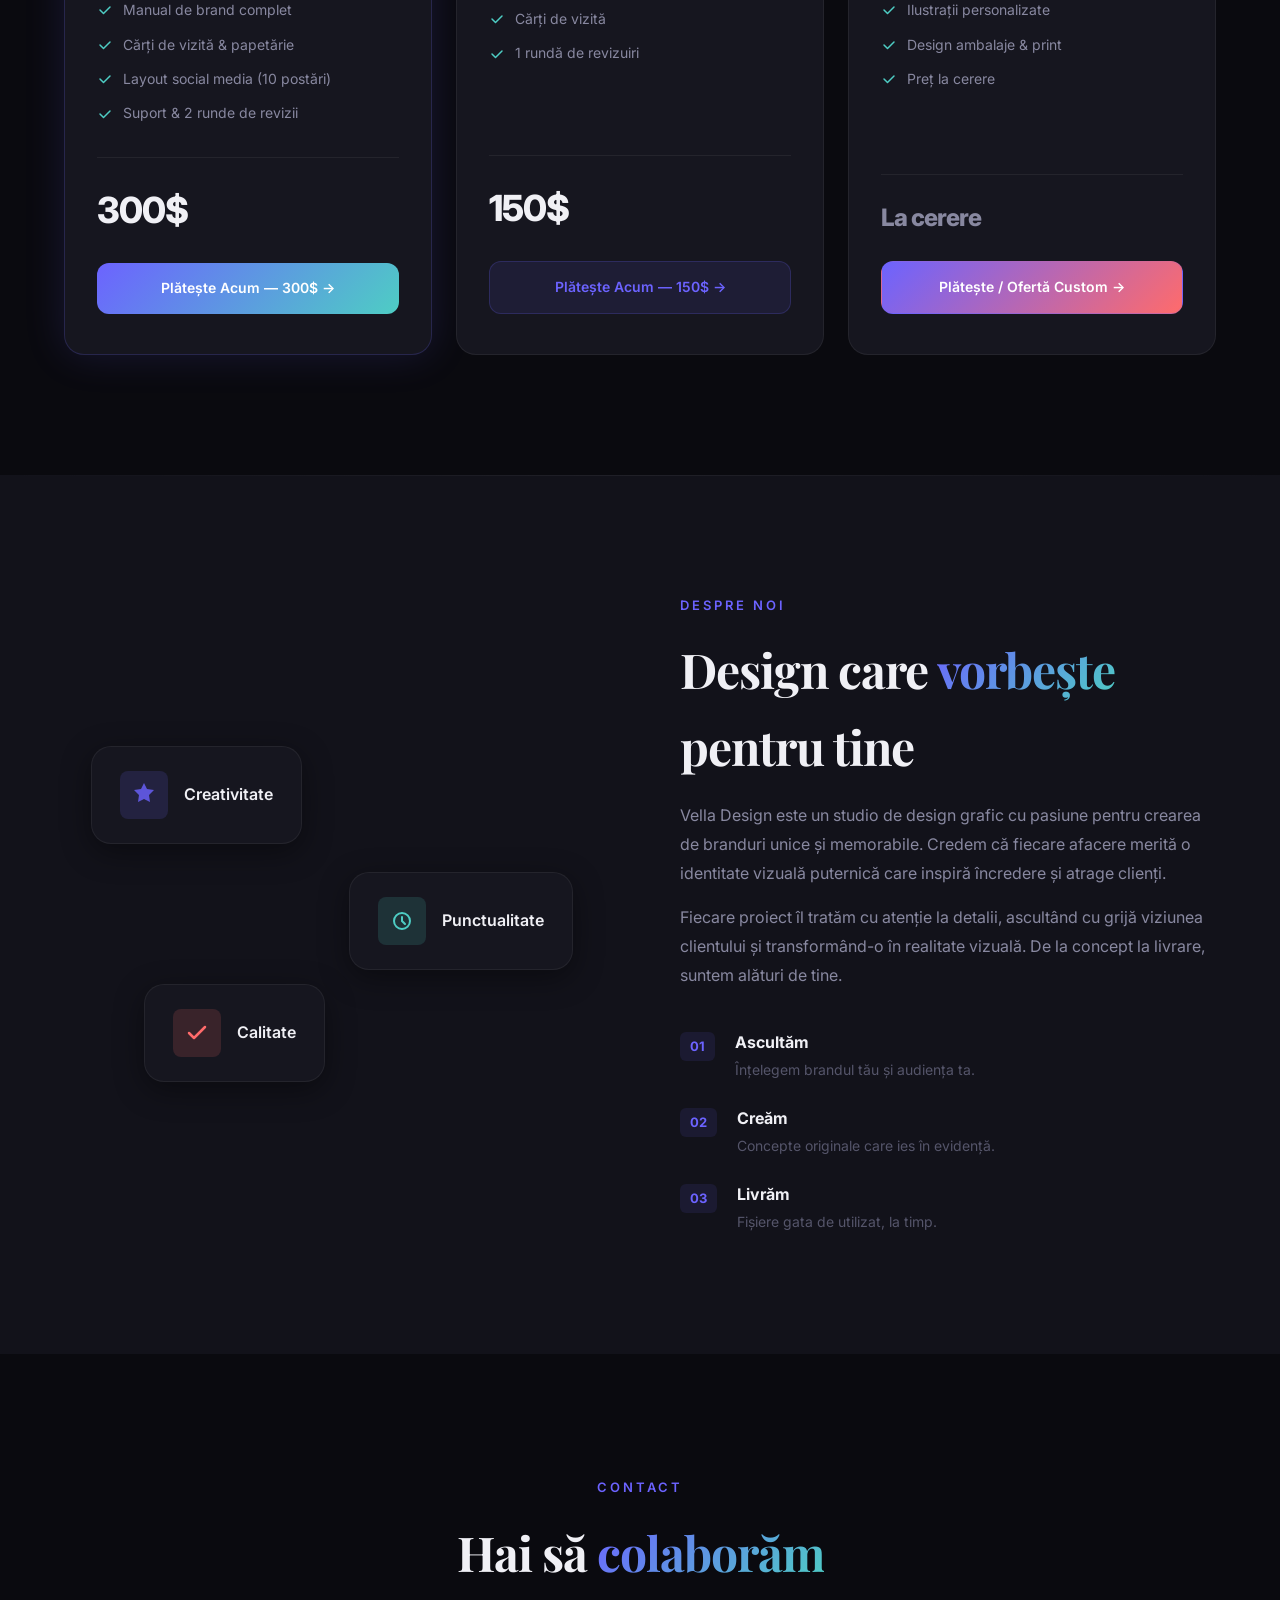
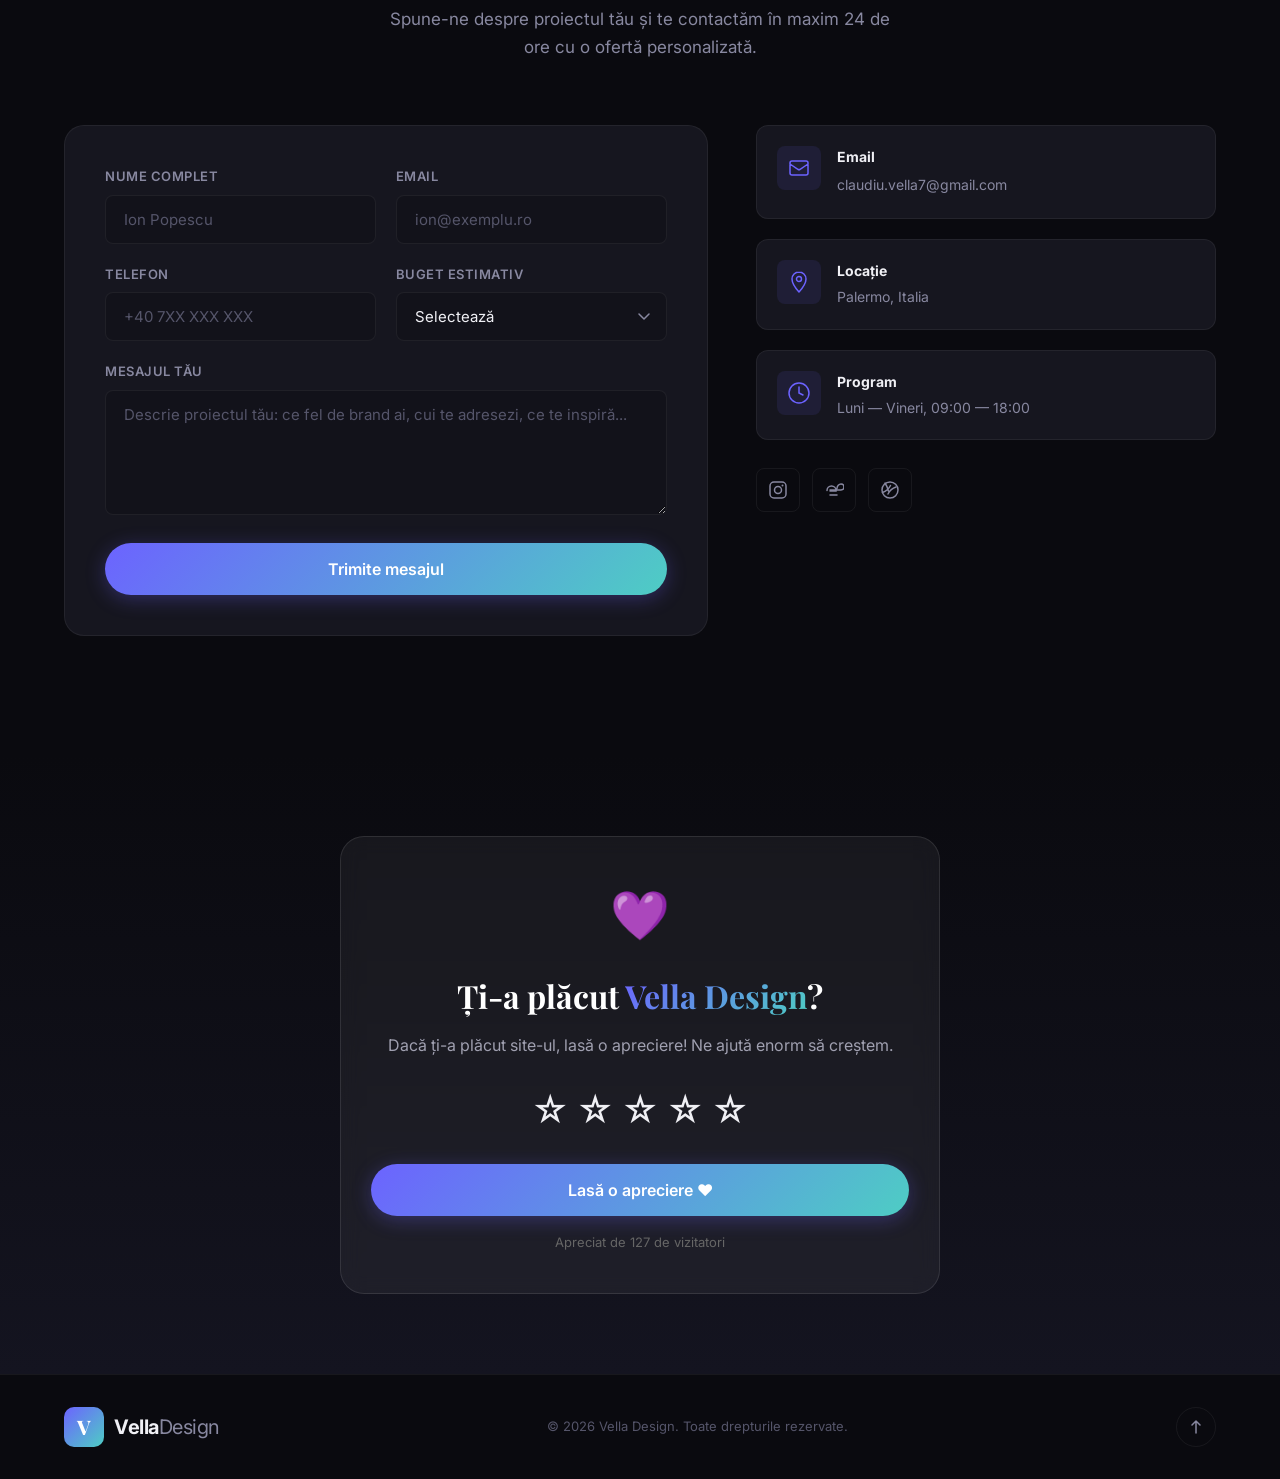
<file: index-apreciere.html>
<!DOCTYPE html>
<html lang="ro">
<head>
    <meta charset="UTF-8">
    <meta name="viewport" content="width=device-width, initial-scale=1.0">
    <title>Vella Design — Construim Branduri Care Atrag</title>
    <meta name="description" content="Vella Design — branding, design grafic și identitate vizuală pentru afacerea ta. Transformăm ideile în branduri memorabile.">
    <link rel="stylesheet" href="style.css">
    <link rel="preconnect" href="https://fonts.googleapis.com">
    <link rel="preconnect" href="https://fonts.gstatic.com" crossorigin>
    <link href="https://fonts.googleapis.com/css2?family=Inter:wght@300;400;500;600;700;800;900&family=Playfair+Display:wght@600;700;800&display=swap" rel="stylesheet">
</head>
<body>

    <!-- HEADER -->
    <header id="header">
        <div class="header-inner">
            <a href="#hero" class="logo">
                <span class="logo-icon">V</span>
                <span class="logo-text">Vella<span>Design</span></span>
            </a>
            <nav id="nav">
                <ul class="nav-links">
                    <li><a href="#hero">Acasă</a></li>
                    <li><a href="#services">Servicii</a></li>
                    <li><a href="#about">Despre</a></li>
                    <li><a href="#contact">Contact</a></li>
                </ul>
            </nav>
            <button id="hamburger" class="hamburger" aria-label="Meniu">
                <span></span>
                <span></span>
                <span></span>
            </button>
        </div>
        <div class="mobile-menu" id="mobileMenu">
            <ul class="mobile-nav-links">
                <li><a href="#hero">Acasă</a></li>
                <li><a href="#services">Servicii</a></li>
                <li><a href="#about">Despre</a></li>
                <li><a href="#contact">Contact</a></li>
            </ul>
            <div class="mobile-menu-footer">
                <a href="mailto:claudiu.vella7@gmail.com" class="mobile-email">claudiu.vella7@gmail.com</a>
            </div>
        </div>
    </header>

    <!-- HERO -->
    <section id="hero" class="hero">
        <div class="hero-bg">
            <div class="hero-gradient"></div>
            <div class="hero-grid"></div>
        </div>
        <div class="hero-content">
            <div class="hero-badge reveal">
                <span class="badge-dot"></span>
                Disponibili pentru proiecte noi
            </div>
            <h1 class="hero-title reveal">
                Construim branduri<br>care <span class="text-gradient">atrag</span>
            </h1>
            <p class="hero-subtitle reveal">
                Transformăm viziunea ta într-o identitate vizuală puternică și memorabilă.
                Design premium care face diferența pe piață.
            </p>
            <div class="hero-cta reveal">
                <a href="https://buy.stripe.com/bJebJ0h1L8h71CG3Jb2sM00" target="_blank" class="btn btn-primary">
                    <span>Plătește Acum cu Stripe</span>
                    <svg width="20" height="20" viewBox="0 0 20 20" fill="none"><path d="M4 10h12m0 0l-4-4m4 4l-4 4" stroke="currentColor" stroke-width="1.5" stroke-linecap="round" stroke-linejoin="round"/></svg>
                </a>
                <a href="#services" class="btn btn-ghost">Vezi serviciile</a>
            </div>
            <div class="hero-stats reveal">
                <div class="stat">
                    <span class="stat-number">50+</span>
                    <span class="stat-label">Branduri create</span>
                </div>
                <div class="stat-divider"></div>
                <div class="stat">
                    <span class="stat-number">100%</span>
                    <span class="stat-label">Clienți mulțumiți</span>
                </div>
                <div class="stat-divider"></div>
                <div class="stat">
                    <span class="stat-number">5+</span>
                    <span class="stat-label">Ani experiență</span>
                </div>
            </div>
        </div>
        <div class="hero-scroll">
            <div class="scroll-line"></div>
        </div>
    </section>

    <!-- SERVICES -->
    <section id="services" class="services">
        <div class="container">
            <div class="section-header reveal">
                <span class="section-tag">Servicii</span>
                <h2 class="section-title">Soluții complete de <span class="text-gradient">branding</span></h2>
                <p class="section-desc">Oferim pachete adaptate nevoilor tale, de la identitate vizuală completă la materiale promoționale.</p>
            </div>
            <div class="services-grid">

                <!-- Pachet Completes -->
                <div class="service-card reveal">
                    <div class="service-badge">Popular</div>
                    <div class="service-icon">
                        <svg width="48" height="48" viewBox="0 0 48 48" fill="none"><rect width="48" height="48" rx="12" fill="url(#grad1)"/><path d="M16 20l8-4 8 4v8l-8 4-8-4v-8z" stroke="#fff" stroke-width="1.5" stroke-linejoin="round"/><path d="M16 20l8 4 8-4M24 24v8" stroke="#fff" stroke-width="1.5" stroke-linejoin="round"/><defs><linearGradient id="grad1" x1="0" y1="0" x2="48" y2="48"><stop stop-color="#6C63FF"/><stop offset="1" stop-color="#4ECDC4"/></linearGradient></defs></svg>
                    </div>
                    <h3 class="service-name">Pachet Completes</h3>
                    <p class="service-desc">Identitate vizuală completă, logo, paletă de culori, tipografie, manual de brand, cărți de vizită, layout social media și multe altele.</p>
                    <ul class="service-features">
                        <li>
                            <svg width="16" height="16" viewBox="0 0 16 16" fill="none"><path d="M3 8l3.5 3.5L13 5" stroke="#4ECDC4" stroke-width="1.5" stroke-linecap="round" stroke-linejoin="round"/></svg>
                            Logo & identitate vizuală
                        </li>
                        <li>
                            <svg width="16" height="16" viewBox="0 0 16 16" fill="none"><path d="M3 8l3.5 3.5L13 5" stroke="#4ECDC4" stroke-width="1.5" stroke-linecap="round" stroke-linejoin="round"/></svg>
                            Manual de brand complet
                        </li>
                        <li>
                            <svg width="16" height="16" viewBox="0 0 16 16" fill="none"><path d="M3 8l3.5 3.5L13 5" stroke="#4ECDC4" stroke-width="1.5" stroke-linecap="round" stroke-linejoin="round"/></svg>
                            Cărți de vizită & papetărie
                        </li>
                        <li>
                            <svg width="16" height="16" viewBox="0 0 16 16" fill="none"><path d="M3 8l3.5 3.5L13 5" stroke="#4ECDC4" stroke-width="1.5" stroke-linecap="round" stroke-linejoin="round"/></svg>
                            Layout social media (10 postări)
                        </li>
                        <li>
                            <svg width="16" height="16" viewBox="0 0 16 16" fill="none"><path d="M3 8l3.5 3.5L13 5" stroke="#4ECDC4" stroke-width="1.5" stroke-linecap="round" stroke-linejoin="round"/></svg>
                            Suport & 2 runde de revizii
                        </li>
                    </ul>
                    <div class="service-price">
                        <span class="price-amount">300$</span>
                    </div>
                    <a href="https://buy.stripe.com/bJebJ0h1L8h71CG3Jb2sM00" target="_blank" class="btn btn-service">Plătește Acum — 300$ →</a>
                </div>

                <!-- Pachet Starter -->
                <div class="service-card reveal">
                    <div class="service-icon">
                        <svg width="48" height="48" viewBox="0 0 48 48" fill="none"><rect width="48" height="48" rx="12" fill="url(#grad2)"/><path d="M18 16h12a2 2 0 012 2v12a2 2 0 01-2 2H18a2 2 0 01-2-2V18a2 2 0 012-2z" stroke="#fff" stroke-width="1.5"/><path d="M22 22l2 2 4-4" stroke="#fff" stroke-width="1.5" stroke-linecap="round" stroke-linejoin="round"/><defs><linearGradient id="grad2" x1="0" y1="0" x2="48" y2="48"><stop stop-color="#FF6B6B"/><stop offset="1" stop-color="#FFE66D"/></linearGradient></defs></svg>
                    </div>
                    <h3 class="service-name">Pachet Starter</h3>
                    <p class="service-desc">Perfect pentru afaceri la început de drum. Obține un logo profesionist și elementele esențiale pentru a-ți lansa brandul.</p>
                    <ul class="service-features">
                        <li>
                            <svg width="16" height="16" viewBox="0 0 16 16" fill="none"><path d="M3 8l3.5 3.5L13 5" stroke="#4ECDC4" stroke-width="1.5" stroke-linecap="round" stroke-linejoin="round"/></svg>
                            Logo personalizat (3 concepte)
                        </li>
                        <li>
                            <svg width="16" height="16" viewBox="0 0 16 16" fill="none"><path d="M3 8l3.5 3.5L13 5" stroke="#4ECDC4" stroke-width="1.5" stroke-linecap="round" stroke-linejoin="round"/></svg>
                            Paletă de culori & tipografie
                        </li>
                        <li>
                            <svg width="16" height="16" viewBox="0 0 16 16" fill="none"><path d="M3 8l3.5 3.5L13 5" stroke="#4ECDC4" stroke-width="1.5" stroke-linecap="round" stroke-linejoin="round"/></svg>
                            Cărți de vizită
                        </li>
                        <li>
                            <svg width="16" height="16" viewBox="0 0 16 16" fill="none"><path d="M3 8l3.5 3.5L13 5" stroke="#4ECDC4" stroke-width="1.5" stroke-linecap="round" stroke-linejoin="round"/></svg>
                            1 rundă de revizuiri
                        </li>
                    </ul>
                    <div class="service-price">
                        <span class="price-amount">150$</span>
                    </div>
                    <a href="https://buy.stripe.com/bJebJ0h1L8h71CG3Jb2sM00" target="_blank" class="btn btn-service">Plătește Acum — 150$ →</a>
                </div>

                <!-- Pachet Extra -->
                <div class="service-card reveal">
                    <div class="service-icon">
                        <svg width="48" height="48" viewBox="0 0 48 48" fill="none"><rect width="48" height="48" rx="12" fill="url(#grad3)"/><path d="M24 14l-2 6h-6l5 3.5-2 6.5 5-3.5 5 3.5-2-6.5 5-3.5h-6l-2-6z" stroke="#fff" stroke-width="1.5" stroke-linejoin="round"/><defs><linearGradient id="grad3" x1="0" y1="0" x2="48" y2="48"><stop stop-color="#6C63FF"/><stop offset="1" stop-color="#FF6B6B"/></linearGradient></defs></svg>
                    </div>
                    <h3 class="service-name">Servicii Extra</h3>
                    <p class="service-desc">Servicii individuale precum redesign de logo, ilustrații personalizate, design pentru ambalaje sau materiale promoționale.</p>
                    <ul class="service-features">
                        <li>
                            <svg width="16" height="16" viewBox="0 0 16 16" fill="none"><path d="M3 8l3.5 3.5L13 5" stroke="#4ECDC4" stroke-width="1.5" stroke-linecap="round" stroke-linejoin="round"/></svg>
                            Redesign logo existent
                        </li>
                        <li>
                            <svg width="16" height="16" viewBox="0 0 16 16" fill="none"><path d="M3 8l3.5 3.5L13 5" stroke="#4ECDC4" stroke-width="1.5" stroke-linecap="round" stroke-linejoin="round"/></svg>
                            Ilustrații personalizate
                        </li>
                        <li>
                            <svg width="16" height="16" viewBox="0 0 16 16" fill="none"><path d="M3 8l3.5 3.5L13 5" stroke="#4ECDC4" stroke-width="1.5" stroke-linecap="round" stroke-linejoin="round"/></svg>
                            Design ambalaje & print
                        </li>
                        <li>
                            <svg width="16" height="16" viewBox="0 0 16 16" fill="none"><path d="M3 8l3.5 3.5L13 5" stroke="#4ECDC4" stroke-width="1.5" stroke-linecap="round" stroke-linejoin="round"/></svg>
                            Preț la cerere
                        </li>
                    </ul>
                    <div class="service-price">
                        <span class="price-amount price-custom">La cerere</span>
                    </div>
                    <a href="https://buy.stripe.com/bJebJ0h1L8h71CG3Jb2sM00" target="_blank" class="btn btn-service" style="background: linear-gradient(135deg, #6C63FF, #FF6B6B); color:white;">Plătește / Ofertă Custom →</a>
                </div>

            </div>
        </div>
    </section>

    <!-- ABOUT -->
    <section id="about" class="about">
        <div class="container">
            <div class="about-grid">
                <div class="about-visual reveal">
                    <div class="about-image-stack">
                        <div class="about-card about-card-1">
                            <div class="about-card-icon">
                                <svg width="32" height="32" viewBox="0 0 32 32" fill="none"><path d="M16 4l3 6 7 1-5 5 1 7-6-3-6 3 1-7-5-5 7-1 3-6z" fill="#6C63FF" opacity="0.8"/></svg>
                            </div>
                            <span>Creativitate</span>
                        </div>
                        <div class="about-card about-card-2">
                            <div class="about-card-icon">
                                <svg width="32" height="32" viewBox="0 0 32 32" fill="none"><circle cx="16" cy="16" r="8" stroke="#4ECDC4" stroke-width="2"/><path d="M16 12v4l3 3" stroke="#4ECDC4" stroke-width="2" stroke-linecap="round"/></svg>
                            </div>
                            <span>Punctualitate</span>
                        </div>
                        <div class="about-card about-card-3">
                            <div class="about-card-icon">
                                <svg width="32" height="32" viewBox="0 0 32 32" fill="none"><path d="M8 16l5 5L24 10" stroke="#FF6B6B" stroke-width="2.5" stroke-linecap="round" stroke-linejoin="round"/></svg>
                            </div>
                            <span>Calitate</span>
                        </div>
                    </div>
                </div>
                <div class="about-content">
                    <span class="section-tag reveal">Despre noi</span>
                    <h2 class="section-title reveal">Design care <span class="text-gradient">vorbește</span> pentru tine</h2>
                    <p class="about-text reveal">
                        Vella Design este un studio de design grafic cu pasiune pentru crearea de branduri unice și memorabile. Credem că fiecare afacere merită o identitate vizuală puternică care inspiră încredere și atrage clienți.
                    </p>
                    <p class="about-text reveal">
                        Fiecare proiect îl tratăm cu atenție la detalii, ascultând cu grijă viziunea clientului și transformând-o în realitate vizuală. De la concept la livrare, suntem alături de tine.
                    </p>
                    <div class="about-values reveal">
                        <div class="value-item">
                            <span class="value-number">01</span>
                            <div>
                                <h4>Ascultăm</h4>
                                <p>Înțelegem brandul tău și audiența ta.</p>
                            </div>
                        </div>
                        <div class="value-item">
                            <span class="value-number">02</span>
                            <div>
                                <h4>Creăm</h4>
                                <p>Concepte originale care ies în evidență.</p>
                            </div>
                        </div>
                        <div class="value-item">
                            <span class="value-number">03</span>
                            <div>
                                <h4>Livrăm</h4>
                                <p>Fișiere gata de utilizat, la timp.</p>
                            </div>
                        </div>
                    </div>
                </div>
            </div>
        </div>
    </section>

    <!-- CONTACT -->
    <section id="contact" class="contact">
        <div class="container">
            <div class="section-header reveal">
                <span class="section-tag">Contact</span>
                <h2 class="section-title">Hai să <span class="text-gradient">colaborăm</span></h2>
                <p class="section-desc">Spune-ne despre proiectul tău și te contactăm în maxim 24 de ore cu o ofertă personalizată.</p>
            </div>
            <div class="contact-grid">
                <form id="contactForm" class="contact-form reveal" action="https://formsubmit.co/claudiu.vella7@gmail.com" method="POST">
                    <input type="hidden" name="_captcha" value="false">
                    <input type="hidden" name="_subject" value="Client nou Vella Design!">
                    <input type="hidden" name="_next" value="https://vella-design-lake.vercel.app/multumesc.html">
                    <div class="form-row">
                        <div class="form-group">
                            <label for="name">Nume complet</label>
                            <input type="text" id="name" name="name" placeholder="Ion Popescu" required>
                        </div>
                        <div class="form-group">
                            <label for="email">Email</label>
                            <input type="email" id="email" name="email" placeholder="ion@exemplu.ro" required>
                        </div>
                    </div>
                    <div class="form-row">
                        <div class="form-group">
                            <label for="phone">Telefon</label>
                            <input type="tel" id="phone" name="phone" placeholder="+40 7XX XXX XXX">
                        </div>
                        <div class="form-group">
                            <label for="budget">Buget estimativ</label>
                            <select id="budget" name="budget">
                                <option value="" disabled selected>Selectează</option>
                                <option value="150">150$ — Pachet Starter</option>
                                <option value="300">300$ — Pachet Completes</option>
                                <option value="custom">Custom — Proiect special</option>
                            </select>
                        </div>
                    </div>
                    <div class="form-group">
                        <label for="message">Mesajul tău</label>
                        <textarea id="message" name="message" rows="5" placeholder="Descrie proiectul tău: ce fel de brand ai, cui te adresezi, ce te inspiră..." required></textarea>
                    </div>
                    <button type="submit" class="btn btn-primary btn-submit">
                        <span class="btn-text">Trimite mesajul</span>
                        <span class="btn-loading">
                            <svg width="20" height="20" viewBox="0 0 20 20"><circle cx="10" cy="10" r="8" stroke="currentColor" stroke-width="2" fill="none" stroke-dasharray="40" stroke-dashoffset="10"><animateTransform attributeName="transform" type="rotate" dur="0.8s" from="0 10 10" to="360 10 10" repeatCount="indefinite"/></circle></svg>
                        </span>
                        <span class="btn-success">
                            <svg width="20" height="20" viewBox="0 0 20 20" fill="none"><path d="M4 10l4 4 8-8" stroke="currentColor" stroke-width="2" stroke-linecap="round" stroke-linejoin="round"/></svg>
                            Trimis!
                        </span>
                    </button>
                </form>
                <div class="contact-info reveal">
                    <div class="info-card">
                        <div class="info-icon">
                            <svg width="24" height="24" viewBox="0 0 24 24" fill="none"><path d="M3 8l7.89 5.26a2 2 0 002.22 0L21 8M5 19h14a2 2 0 002-2V7a2 2 0 00-2-2H5a2 2 0 00-2 2v10a2 2 0 002 2z" stroke="currentColor" stroke-width="1.5" stroke-linecap="round" stroke-linejoin="round"/></svg>
                        </div>
                        <div>
                            <h4>Email</h4>
                            <a href="mailto:claudiu.vella7@gmail.com">claudiu.vella7@gmail.com</a>
                        </div>
                    </div>
                    <div class="info-card">
                        <div class="info-icon">
                            <svg width="24" height="24" viewBox="0 0 24 24" fill="none"><path d="M12 2C8.13 2 5 5.13 5 9c0 5.25 7 13 7 13s7-7.75 7-13c0-3.87-3.13-7-7-7zm0 9.5a2.5 2.5 0 110-5 2.5 2.5 0 010 5z" stroke="currentColor" stroke-width="1.5" stroke-linecap="round" stroke-linejoin="round"/></svg>
                        </div>
                        <div>
                            <h4>Locație</h4>
                            <p>Palermo, Italia</p>
                        </div>
                    </div>
                    <div class="info-card">
                        <div class="info-icon">
                            <svg width="24" height="24" viewBox="0 0 24 24" fill="none"><path d="M12 22c5.523 0 10-4.477 10-10S17.523 2 12 2 2 6.477 2 12s4.477 10 10 10z" stroke="currentColor" stroke-width="1.5"/><path d="M12 6v6l4 2" stroke="currentColor" stroke-width="1.5" stroke-linecap="round"/></svg>
                        </div>
                        <div>
                            <h4>Program</h4>
                            <p>Luni — Vineri, 09:00 — 18:00</p>
                        </div>
                    </div>
                    <div class="social-links">
                        <a href="https://instagram.com/vellaclaudiu" target="_blank" rel="noopener" class="social-link" aria-label="Instagram">
                            <svg width="20" height="20" viewBox="0 0 20 20" fill="none"><rect x="2" y="2" width="16" height="16" rx="4" stroke="currentColor" stroke-width="1.5"/><circle cx="10" cy="10" r="3.5" stroke="currentColor" stroke-width="1.5"/><circle cx="14.5" cy="5.5" r="1" fill="currentColor"/></svg>
                        </a>
                        <a href="#" class="social-link" aria-label="Behance">
                            <svg width="20" height="20" viewBox="0 0 20 20" fill="none"><path d="M3 10.5c0-2.5 2-4.5 4.5-4.5S12 8 12 10.5v.5H6m0 4h7m0-6.5c0-2.5 2-4.5 4-4.5s3 1.5 3 3-1 3-3 3H6" stroke="currentColor" stroke-width="1.5" stroke-linecap="round"/></svg>
                        </a>
                        <a href="#" class="social-link" aria-label="Dribbble">
                            <svg width="20" height="20" viewBox="0 0 20 20" fill="none"><circle cx="10" cy="10" r="8" stroke="currentColor" stroke-width="1.5"/><path d="M2.5 12.5c3-1 6-3 8-7M5 3c2 3 3 6 3.5 8M16 7c-3 1-6 3-8 7" stroke="currentColor" stroke-width="1.5" stroke-linecap="round"/></svg>
                        </a>
                    </div>
                </div>
            </div>
        </div>
    </section>


    <!-- APRECIERE SECTION -->
    <section id="apreciere" class="apreciere-section" style="padding: 80px 0; background: linear-gradient(180deg, #0a0a0f 0%, #141420 100%); text-align: center;">
        <div class="container">
            <div class="reveal" style="max-width: 600px; margin: 0 auto; background: rgba(255,255,255,0.05); border: 1px solid rgba(255,255,255,0.1); border-radius: 24px; padding: 40px 30px; backdrop-filter: blur(10px);">
                <div style="font-size: 48px; margin-bottom: 16px;">💜</div>
                <h2 style="font-family: 'Playfair Display', serif; font-size: 32px; color: white; margin-bottom: 12px;">Ți-a plăcut <span class="text-gradient">Vella Design</span>?</h2>
                <p style="color: #a0a0b0; font-size: 16px; margin-bottom: 24px;">Dacă ți-a plăcut site-ul, lasă o apreciere! Ne ajută enorm să creștem.</p>
                
                <div id="stars" style="display: flex; justify-content: center; gap: 8px; margin-bottom: 24px; font-size: 36px; cursor: pointer;">
                    <span class="star" data-value="1">☆</span>
                    <span class="star" data-value="2">☆</span>
                    <span class="star" data-value="3">☆</span>
                    <span class="star" data-value="4">☆</span>
                    <span class="star" data-value="5">☆</span>
                </div>

                <button id="btnApreciere" class="btn btn-primary" style="width: 100%; justify-content: center; font-size: 16px; padding: 16px;">
                    <span>Lasă o apreciere ❤️</span>
                </button>

                <p id="msgApreciere" style="display:none; margin-top: 20px; color: #4ECDC4; font-weight: 600; font-size: 18px;">Mulțumesc mult! Aprecierea ta contează enorm! 🙏✨</p>
                <p style="margin-top: 16px; font-size: 13px; color: #666;">Apreciat de <span id="countAprecieri">127</span> de vizitatori</p>
            </div>
        </div>
    </section>
    <style>
        .star.active { color: #FFD700; }
        .star:hover { transform: scale(1.2); }
        .text-gradient { background: linear-gradient(135deg, #6C63FF, #4ECDC4); -webkit-background-clip: text; -webkit-text-fill-color: transparent; background-clip: text; }
    </style>
    <script>
        const stars = document.querySelectorAll('.star');
        let rating = 0;
        stars.forEach(s => {
            s.addEventListener('click', () => {
                rating = parseInt(s.dataset.value);
                stars.forEach(st => {
                    if(parseInt(st.dataset.value) <= rating) {
                        st.textContent = '★';
                        st.classList.add('active');
                    } else {
                        st.textContent = '☆';
                        st.classList.remove('active');
                    }
                });
            });
            s.addEventListener('mouseenter', () => {
                const val = parseInt(s.dataset.value);
                stars.forEach(st => {
                    st.textContent = parseInt(st.dataset.value) <= val ? '★' : '☆';
                });
            });
        });
        document.getElementById('stars').addEventListener('mouseleave', () => {
            stars.forEach(st => {
                st.textContent = parseInt(st.dataset.value) <= rating ? '★' : '☆';
            });
        });
        document.getElementById('btnApreciere').addEventListener('click', () => {
            if(rating === 0) {
                alert('Alege mai intai cate stele vrei sa dai! ⭐');
                return;
            }
            document.getElementById('msgApreciere').style.display = 'block';
            document.getElementById('btnApreciere').innerHTML = '<span>Mulțumesc! ✅</span>';
            document.getElementById('btnApreciere').disabled = true;
            let count = parseInt(document.getElementById('countAprecieri').textContent);
            document.getElementById('countAprecieri').textContent = count + 1;
            // confetti effect
            stars.forEach((st,i) => {
                setTimeout(() => { st.style.transform = 'scale(1.5)'; setTimeout(()=>st.style.transform='scale(1)',200)}, i*100);
            });
            // Salveaza in localStorage
            localStorage.setItem('vella_apreciat', 'true');
        });
        if(localStorage.getItem('vella_apreciat')) {
            document.getElementById('msgApreciere').style.display = 'block';
            document.getElementById('msgApreciere').textContent = 'Ai apreciat deja! Mulțumesc din nou! 💜';
        }
    </script>


    <!-- FOOTER -->
    <footer class="footer">
        <div class="container">
            <div class="footer-inner">
                <a href="#hero" class="logo">
                    <span class="logo-icon">V</span>
                    <span class="logo-text">Vella<span>Design</span></span>
                </a>
                <p class="footer-copy">&copy; 2026 Vella Design. Toate drepturile rezervate.</p>
                <a href="#hero" class="back-to-top" aria-label="Sus">
                    <svg width="20" height="20" viewBox="0 0 20 20" fill="none"><path d="M10 16V4m0 0l-4 4m4-4l4 4" stroke="currentColor" stroke-width="1.5" stroke-linecap="round" stroke-linejoin="round"/></svg>
                </a>
            </div>
        </div>
    </footer>

    <script src="script.js"></script>
</body>
</html>
</file>
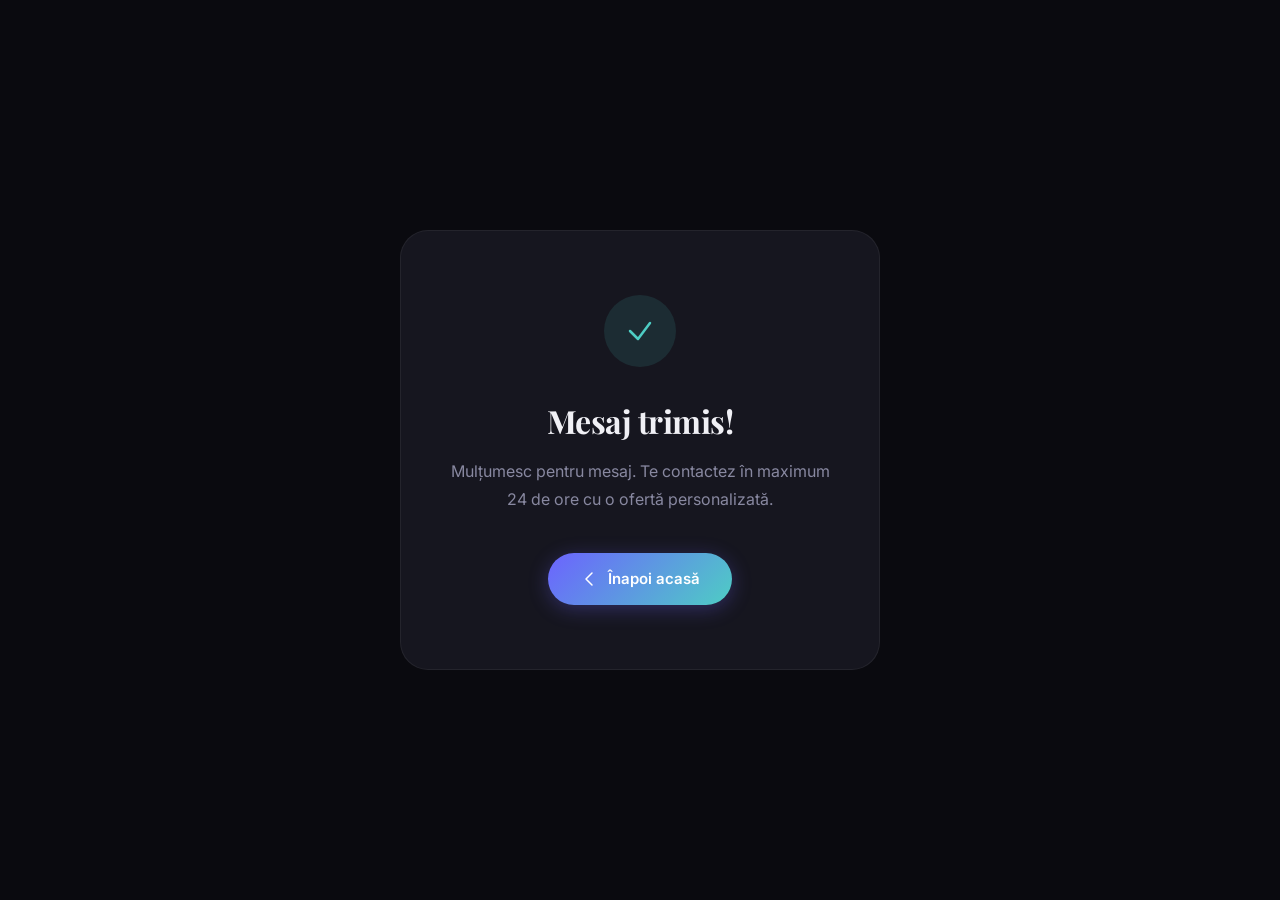
<file: multumesc.html>
<!DOCTYPE html>
<html lang="ro">
<head>
    <meta charset="UTF-8">
    <meta name="viewport" content="width=device-width, initial-scale=1.0">
    <title>Mesaj Trimis — Vella Design</title>
    <link rel="stylesheet" href="style.css">
    <link rel="preconnect" href="https://fonts.googleapis.com">
    <link rel="preconnect" href="https://fonts.gstatic.com" crossorigin>
    <link href="https://fonts.googleapis.com/css2?family=Inter:wght@300;400;500;600;700;800;900&family=Playfair+Display:wght@600;700;800&display=swap" rel="stylesheet">
    <style>
        .thankyou {
            min-height: 100vh;
            display: flex;
            align-items: center;
            justify-content: center;
            text-align: center;
            padding: 24px;
        }

        .thankyou-card {
            background: var(--bg-card);
            border: 1px solid var(--border);
            border-radius: var(--radius-xl);
            padding: 64px 48px;
            max-width: 480px;
            width: 100%;
            animation: fadeUp 0.8s cubic-bezier(0.16, 1, 0.3, 1) forwards;
        }

        @keyframes fadeUp {
            from { opacity: 0; transform: translateY(30px); }
            to { opacity: 1; transform: translateY(0); }
        }

        .thankyou-icon {
            width: 72px;
            height: 72px;
            margin: 0 auto 28px;
            background: rgba(78, 205, 196, 0.12);
            border-radius: 50%;
            display: flex;
            align-items: center;
            justify-content: center;
        }

        .thankyou-icon svg {
            color: var(--accent-secondary);
        }

        .thankyou-title {
            font-family: var(--font-display);
            font-size: 32px;
            font-weight: 700;
            margin-bottom: 12px;
            letter-spacing: -0.5px;
        }

        .thankyou-text {
            font-size: 16px;
            color: var(--text-secondary);
            line-height: 1.7;
            margin-bottom: 40px;
        }

        .thankyou .btn {
            display: inline-flex;
        }
    </style>
</head>
<body>
    <div class="thankyou">
        <div class="thankyou-card">
            <div class="thankyou-icon">
                <svg width="36" height="36" viewBox="0 0 36 36" fill="none">
                    <path d="M8 18l8 8 12-16" stroke="currentColor" stroke-width="2.5" stroke-linecap="round" stroke-linejoin="round"/>
                </svg>
            </div>
            <h1 class="thankyou-title">Mesaj trimis!</h1>
            <p class="thankyou-text">
                Mulțumesc pentru mesaj. Te contactez în maximum 24 de ore cu o ofertă personalizată.
            </p>
            <a href="index.html" class="btn btn-primary">
                <svg width="20" height="20" viewBox="0 0 20 20" fill="none"><path d="M12 4l-6 6 6 6" stroke="currentColor" stroke-width="1.5" stroke-linecap="round" stroke-linejoin="round"/></svg>
                <span>Înapoi acasă</span>
            </a>
        </div>
    </div>
</body>
</html>
</file>
<file: style.css>
/* ============================================
   VELLA DESIGN — Premium Dark Theme
   ============================================ */

/* ---------- RESET & BASE ---------- */
*, *::before, *::after {
    margin: 0;
    padding: 0;
    box-sizing: border-box;
}

:root {
    --bg-primary: #0a0a0f;
    --bg-secondary: #12121a;
    --bg-card: #16161f;
    --bg-card-hover: #1c1c28;
    --border: rgba(255, 255, 255, 0.06);
    --border-hover: rgba(255, 255, 255, 0.12);

    --text-primary: #f0f0f5;
    --text-secondary: #8888a0;
    --text-muted: #55556a;

    --accent-primary: #6C63FF;
    --accent-secondary: #4ECDC4;
    --accent-warm: #FF6B6B;
    --gradient-main: linear-gradient(135deg, #6C63FF 0%, #4ECDC4 100%);
    --gradient-warm: linear-gradient(135deg, #FF6B6B 0%, #FFE66D 100%);

    --font-sans: 'Inter', -apple-system, BlinkMacSystemFont, sans-serif;
    --font-display: 'Playfair Display', Georgia, serif;

    --radius-sm: 8px;
    --radius-md: 12px;
    --radius-lg: 20px;
    --radius-xl: 28px;

    --shadow-sm: 0 2px 8px rgba(0,0,0,0.3);
    --shadow-md: 0 8px 30px rgba(0,0,0,0.4);
    --shadow-lg: 0 20px 60px rgba(0,0,0,0.5);
    --shadow-glow: 0 0 40px rgba(108, 99, 255, 0.15);

    --transition: 0.3s cubic-bezier(0.4, 0, 0.2, 1);
    --transition-slow: 0.6s cubic-bezier(0.4, 0, 0.2, 1);
}

html {
    scroll-behavior: smooth;
    scroll-padding-top: 80px;
}

body {
    font-family: var(--font-sans);
    background: var(--bg-primary);
    color: var(--text-primary);
    line-height: 1.6;
    -webkit-font-smoothing: antialiased;
    -moz-osx-font-smoothing: grayscale;
    overflow-x: hidden;
}

a {
    color: inherit;
    text-decoration: none;
    transition: var(--transition);
}

img {
    max-width: 100%;
    display: block;
}

ul { list-style: none; }

.container {
    max-width: 1200px;
    margin: 0 auto;
    padding: 0 24px;
}

/* ---------- REVEAL ANIMATIONS ---------- */
.reveal {
    opacity: 0;
    transform: translateY(40px);
    transition: opacity 0.8s cubic-bezier(0.16, 1, 0.3, 1),
                transform 0.8s cubic-bezier(0.16, 1, 0.3, 1);
}

.reveal.visible {
    opacity: 1;
    transform: translateY(0);
}

.reveal:nth-child(2) { transition-delay: 0.1s; }
.reveal:nth-child(3) { transition-delay: 0.2s; }
.reveal:nth-child(4) { transition-delay: 0.3s; }

/* ---------- TEXT GRADIENT ---------- */
.text-gradient {
    background: var(--gradient-main);
    -webkit-background-clip: text;
    -webkit-text-fill-color: transparent;
    background-clip: text;
}

/* ============================================
   HEADER
   ============================================ */
#header {
    position: fixed;
    top: 0;
    left: 0;
    right: 0;
    z-index: 1000;
    transition: var(--transition);
}

#header::before {
    content: '';
    position: absolute;
    inset: 0;
    background: rgba(10, 10, 15, 0.7);
    backdrop-filter: blur(20px);
    -webkit-backdrop-filter: blur(20px);
    border-bottom: 1px solid var(--border);
    opacity: 0;
    transition: var(--transition);
}

#header.scrolled::before {
    opacity: 1;
}

.header-inner {
    position: relative;
    z-index: 2;
    max-width: 1200px;
    margin: 0 auto;
    padding: 20px 24px;
    display: flex;
    align-items: center;
    justify-content: space-between;
    transition: var(--transition);
}

#header.scrolled .header-inner {
    padding: 14px 24px;
}

/* Logo */
.logo {
    display: flex;
    align-items: center;
    gap: 10px;
    z-index: 1001;
}

.logo-icon {
    width: 40px;
    height: 40px;
    background: var(--gradient-main);
    border-radius: 10px;
    display: flex;
    align-items: center;
    justify-content: center;
    font-family: var(--font-display);
    font-weight: 800;
    font-size: 20px;
    color: #fff;
}

.logo-text {
    font-size: 20px;
    font-weight: 700;
    letter-spacing: -0.5px;
}

.logo-text span {
    font-weight: 400;
    color: var(--text-secondary);
}

/* Nav */
.nav-links {
    display: flex;
    gap: 36px;
}

.nav-links a {
    font-size: 14px;
    font-weight: 500;
    color: var(--text-secondary);
    position: relative;
    padding: 4px 0;
}

.nav-links a::after {
    content: '';
    position: absolute;
    bottom: -2px;
    left: 0;
    width: 0;
    height: 2px;
    background: var(--gradient-main);
    border-radius: 1px;
    transition: var(--transition);
}

.nav-links a:hover {
    color: var(--text-primary);
}

.nav-links a:hover::after {
    width: 100%;
}

/* Hamburger */
.hamburger {
    display: none;
    flex-direction: column;
    gap: 6px;
    background: none;
    border: none;
    cursor: pointer;
    padding: 8px;
    z-index: 1001;
}

.hamburger span {
    display: block;
    width: 24px;
    height: 2px;
    background: var(--text-primary);
    border-radius: 2px;
    transition: var(--transition);
    transform-origin: center;
}

.hamburger.active span:nth-child(1) {
    transform: rotate(45deg) translate(6px, 5px);
}

.hamburger.active span:nth-child(2) {
    opacity: 0;
    transform: scaleX(0);
}

.hamburger.active span:nth-child(3) {
    transform: rotate(-45deg) translate(6px, -5px);
}

/* Mobile Menu */
.mobile-menu {
    position: fixed;
    inset: 0;
    background: var(--bg-primary);
    z-index: 999;
    display: flex;
    flex-direction: column;
    justify-content: center;
    align-items: center;
    opacity: 0;
    visibility: hidden;
    transition: var(--transition-slow);
}

.mobile-menu.active {
    opacity: 1;
    visibility: visible;
}

.mobile-nav-links {
    display: flex;
    flex-direction: column;
    align-items: center;
    gap: 32px;
}

.mobile-nav-links a {
    font-size: 32px;
    font-weight: 700;
    color: var(--text-primary);
    opacity: 0;
    transform: translateY(20px);
    transition: var(--transition);
}

.mobile-menu.active .mobile-nav-links a {
    opacity: 1;
    transform: translateY(0);
}

.mobile-menu.active .mobile-nav-links li:nth-child(1) a { transition-delay: 0.15s; }
.mobile-menu.active .mobile-nav-links li:nth-child(2) a { transition-delay: 0.2s; }
.mobile-menu.active .mobile-nav-links li:nth-child(3) a { transition-delay: 0.25s; }
.mobile-menu.active .mobile-nav-links li:nth-child(4) a { transition-delay: 0.3s; }

.mobile-nav-links a:hover {
    color: var(--accent-primary);
}

.mobile-menu-footer {
    margin-top: 48px;
    opacity: 0;
    transition: var(--transition);
    transition-delay: 0.35s;
}

.mobile-menu.active .mobile-menu-footer {
    opacity: 1;
}

.mobile-email {
    font-size: 14px;
    color: var(--text-muted);
}

/* ============================================
   HERO
   ============================================ */
.hero {
    position: relative;
    min-height: 100vh;
    display: flex;
    align-items: center;
    justify-content: center;
    overflow: hidden;
    padding: 120px 24px 80px;
}

.hero-bg {
    position: absolute;
    inset: 0;
    overflow: hidden;
}

.hero-gradient {
    position: absolute;
    width: 600px;
    height: 600px;
    top: -200px;
    right: -100px;
    background: radial-gradient(circle, rgba(108, 99, 255, 0.15) 0%, transparent 70%);
    border-radius: 50%;
    animation: float 8s ease-in-out infinite;
}

.hero-gradient::after {
    content: '';
    position: absolute;
    width: 400px;
    height: 400px;
    bottom: -100px;
    left: -100px;
    background: radial-gradient(circle, rgba(78, 205, 196, 0.1) 0%, transparent 70%);
    border-radius: 50%;
    animation: float 10s ease-in-out infinite reverse;
}

@keyframes float {
    0%, 100% { transform: translate(0, 0); }
    50% { transform: translate(30px, -30px); }
}

.hero-grid {
    position: absolute;
    inset: 0;
    background-image:
        linear-gradient(rgba(255,255,255,0.02) 1px, transparent 1px),
        linear-gradient(90deg, rgba(255,255,255,0.02) 1px, transparent 1px);
    background-size: 60px 60px;
    mask-image: radial-gradient(ellipse 70% 60% at 50% 50%, black 30%, transparent 100%);
    -webkit-mask-image: radial-gradient(ellipse 70% 60% at 50% 50%, black 30%, transparent 100%);
}

.hero-content {
    position: relative;
    z-index: 2;
    text-align: center;
    max-width: 800px;
}

.hero-badge {
    display: inline-flex;
    align-items: center;
    gap: 8px;
    padding: 8px 18px;
    background: rgba(108, 99, 255, 0.1);
    border: 1px solid rgba(108, 99, 255, 0.2);
    border-radius: 100px;
    font-size: 13px;
    font-weight: 500;
    color: var(--accent-primary);
    margin-bottom: 32px;
}

.badge-dot {
    width: 6px;
    height: 6px;
    background: var(--accent-secondary);
    border-radius: 50%;
    animation: pulse 2s ease-in-out infinite;
}

@keyframes pulse {
    0%, 100% { opacity: 1; transform: scale(1); }
    50% { opacity: 0.5; transform: scale(1.5); }
}

.hero-title {
    font-family: var(--font-display);
    font-size: clamp(42px, 7vw, 80px);
    font-weight: 800;
    line-height: 1.1;
    letter-spacing: -2px;
    margin-bottom: 24px;
}

.hero-subtitle {
    font-size: clamp(16px, 2vw, 19px);
    color: var(--text-secondary);
    max-width: 560px;
    margin: 0 auto 40px;
    line-height: 1.7;
}

.hero-cta {
    display: flex;
    gap: 16px;
    justify-content: center;
    flex-wrap: wrap;
    margin-bottom: 60px;
}

/* Buttons */
.btn {
    display: inline-flex;
    align-items: center;
    gap: 8px;
    padding: 14px 32px;
    border-radius: 100px;
    font-size: 15px;
    font-weight: 600;
    font-family: var(--font-sans);
    cursor: pointer;
    border: none;
    transition: var(--transition);
    white-space: nowrap;
}

.btn-primary {
    background: var(--gradient-main);
    color: #fff;
    box-shadow: 0 4px 20px rgba(108, 99, 255, 0.3);
}

.btn-primary:hover {
    transform: translateY(-2px);
    box-shadow: 0 8px 30px rgba(108, 99, 255, 0.4);
}

.btn-ghost {
    background: transparent;
    color: var(--text-secondary);
    border: 1px solid var(--border);
}

.btn-ghost:hover {
    color: var(--text-primary);
    border-color: var(--border-hover);
    background: rgba(255,255,255,0.03);
}

/* Hero Stats */
.hero-stats {
    display: flex;
    align-items: center;
    justify-content: center;
    gap: 40px;
}

.stat { text-align: center; }

.stat-number {
    display: block;
    font-size: 28px;
    font-weight: 800;
    background: var(--gradient-main);
    -webkit-background-clip: text;
    -webkit-text-fill-color: transparent;
    background-clip: text;
}

.stat-label {
    font-size: 13px;
    color: var(--text-muted);
    margin-top: 4px;
}

.stat-divider {
    width: 1px;
    height: 40px;
    background: var(--border);
}

/* Scroll indicator */
.hero-scroll {
    position: absolute;
    bottom: 40px;
    left: 50%;
    transform: translateX(-50%);
    z-index: 2;
}

.scroll-line {
    width: 1px;
    height: 48px;
    background: linear-gradient(to bottom, var(--accent-primary), transparent);
    animation: scrollDown 2s ease-in-out infinite;
}

@keyframes scrollDown {
    0% { opacity: 0; transform: scaleY(0); transform-origin: top; }
    50% { opacity: 1; transform: scaleY(1); transform-origin: top; }
    50.1% { transform-origin: bottom; }
    100% { opacity: 0; transform: scaleY(0); transform-origin: bottom; }
}

/* ============================================
   SERVICES
   ============================================ */
.services {
    padding: 120px 0;
    position: relative;
}

.section-header {
    text-align: center;
    margin-bottom: 64px;
}

.section-tag {
    display: inline-block;
    font-size: 13px;
    font-weight: 600;
    text-transform: uppercase;
    letter-spacing: 3px;
    color: var(--accent-primary);
    margin-bottom: 16px;
}

.section-title {
    font-family: var(--font-display);
    font-size: clamp(32px, 5vw, 48px);
    font-weight: 700;
    letter-spacing: -1px;
    margin-bottom: 16px;
}

.section-desc {
    font-size: 17px;
    color: var(--text-secondary);
    max-width: 520px;
    margin: 0 auto;
}

.services-grid {
    display: grid;
    grid-template-columns: repeat(3, 1fr);
    gap: 24px;
}

.service-card {
    position: relative;
    background: var(--bg-card);
    border: 1px solid var(--border);
    border-radius: var(--radius-lg);
    padding: 40px 32px;
    transition: var(--transition);
    display: flex;
    flex-direction: column;
}

.service-card:hover {
    background: var(--bg-card-hover);
    border-color: var(--border-hover);
    transform: translateY(-4px);
    box-shadow: var(--shadow-lg);
}

.service-card:first-child {
    border-color: rgba(108, 99, 255, 0.2);
    box-shadow: var(--shadow-glow);
}

.service-badge {
    position: absolute;
    top: 20px;
    right: 20px;
    padding: 4px 12px;
    background: var(--gradient-main);
    border-radius: 100px;
    font-size: 11px;
    font-weight: 700;
    text-transform: uppercase;
    letter-spacing: 1px;
    color: #fff;
}

.service-icon {
    margin-bottom: 24px;
}

.service-name {
    font-size: 22px;
    font-weight: 700;
    margin-bottom: 12px;
}

.service-desc {
    font-size: 15px;
    color: var(--text-secondary);
    line-height: 1.7;
    margin-bottom: 24px;
}

.service-features {
    display: flex;
    flex-direction: column;
    gap: 12px;
    margin-bottom: 32px;
    flex: 1;
}

.service-features li {
    display: flex;
    align-items: center;
    gap: 10px;
    font-size: 14px;
    color: var(--text-secondary);
}

.service-features svg {
    flex-shrink: 0;
}

.service-price {
    padding-top: 24px;
    border-top: 1px solid var(--border);
    margin-bottom: 24px;
}

.price-amount {
    font-size: 36px;
    font-weight: 800;
    letter-spacing: -1px;
}

.price-custom {
    font-size: 24px;
    color: var(--text-secondary);
}

.btn-service {
    width: 100%;
    justify-content: center;
    padding: 14px;
    background: rgba(108, 99, 255, 0.1);
    color: var(--accent-primary);
    border: 1px solid rgba(108, 99, 255, 0.2);
    border-radius: var(--radius-md);
    font-weight: 600;
    font-size: 14px;
}

.btn-service:hover {
    background: rgba(108, 99, 255, 0.2);
    transform: translateY(-1px);
}

.service-card:first-child .btn-service {
    background: var(--gradient-main);
    color: #fff;
    border: none;
}

.service-card:first-child .btn-service:hover {
    box-shadow: 0 8px 30px rgba(108, 99, 255, 0.4);
}

/* ============================================
   ABOUT
   ============================================ */
.about {
    padding: 120px 0;
    background: var(--bg-secondary);
    position: relative;
}

.about::before {
    content: '';
    position: absolute;
    top: 0;
    left: 0;
    right: 0;
    height: 1px;
    background: linear-gradient(90deg, transparent, var(--border), transparent);
}

.about-grid {
    display: grid;
    grid-template-columns: 1fr 1fr;
    gap: 80px;
    align-items: center;
}

.about-visual {
    position: relative;
    height: 420px;
}

.about-image-stack {
    position: relative;
    width: 100%;
    height: 100%;
}

.about-card {
    position: absolute;
    background: var(--bg-card);
    border: 1px solid var(--border);
    border-radius: var(--radius-lg);
    padding: 24px 28px;
    display: flex;
    align-items: center;
    gap: 16px;
    box-shadow: var(--shadow-md);
    transition: var(--transition);
}

.about-card:hover {
    transform: translateY(-4px) !important;
    border-color: var(--border-hover);
}

.about-card span {
    font-weight: 600;
    font-size: 16px;
}

.about-card-1 {
    top: 10%;
    left: 5%;
    animation: float 6s ease-in-out infinite;
}

.about-card-2 {
    top: 40%;
    right: 5%;
    animation: float 8s ease-in-out infinite 1s;
}

.about-card-3 {
    bottom: 10%;
    left: 15%;
    animation: float 7s ease-in-out infinite 2s;
}

.about-card-icon {
    width: 48px;
    height: 48px;
    border-radius: var(--radius-sm);
    display: flex;
    align-items: center;
    justify-content: center;
    flex-shrink: 0;
}

.about-card-1 .about-card-icon { background: rgba(108, 99, 255, 0.15); }
.about-card-2 .about-card-icon { background: rgba(78, 205, 196, 0.15); }
.about-card-3 .about-card-icon { background: rgba(255, 107, 107, 0.15); }

.about-content .section-tag {
    display: block;
}

.about-text {
    font-size: 16px;
    color: var(--text-secondary);
    line-height: 1.8;
    margin-top: 16px;
}

.about-values {
    margin-top: 40px;
    display: flex;
    flex-direction: column;
    gap: 24px;
}

.value-item {
    display: flex;
    align-items: flex-start;
    gap: 20px;
}

.value-number {
    font-size: 13px;
    font-weight: 700;
    color: var(--accent-primary);
    background: rgba(108, 99, 255, 0.1);
    padding: 4px 10px;
    border-radius: 6px;
    flex-shrink: 0;
    margin-top: 2px;
}

.value-item h4 {
    font-size: 16px;
    font-weight: 700;
    margin-bottom: 4px;
}

.value-item p {
    font-size: 14px;
    color: var(--text-muted);
}

/* ============================================
   CONTACT
   ============================================ */
.contact {
    padding: 120px 0;
}

.contact-grid {
    display: grid;
    grid-template-columns: 1.4fr 1fr;
    gap: 48px;
}

.contact-form {
    background: var(--bg-card);
    border: 1px solid var(--border);
    border-radius: var(--radius-lg);
    padding: 40px;
}

.form-row {
    display: grid;
    grid-template-columns: 1fr 1fr;
    gap: 20px;
}

.form-group {
    margin-bottom: 20px;
}

.form-group label {
    display: block;
    font-size: 13px;
    font-weight: 600;
    color: var(--text-secondary);
    margin-bottom: 8px;
    text-transform: uppercase;
    letter-spacing: 0.5px;
}

.form-group input,
.form-group select,
.form-group textarea {
    width: 100%;
    padding: 14px 18px;
    background: var(--bg-secondary);
    border: 1px solid var(--border);
    border-radius: var(--radius-sm);
    font-size: 15px;
    font-family: var(--font-sans);
    color: var(--text-primary);
    transition: var(--transition);
    outline: none;
}

.form-group input::placeholder,
.form-group textarea::placeholder {
    color: var(--text-muted);
}

.form-group input:focus,
.form-group select:focus,
.form-group textarea:focus {
    border-color: var(--accent-primary);
    box-shadow: 0 0 0 3px rgba(108, 99, 255, 0.1);
}

.form-group select {
    appearance: none;
    background-image: url("data:image/svg+xml,%3Csvg width='12' height='8' viewBox='0 0 12 8' fill='none' xmlns='http://www.w3.org/2000/svg'%3E%3Cpath d='M1 1l5 5 5-5' stroke='%238888a0' stroke-width='1.5' stroke-linecap='round' stroke-linejoin='round'/%3E%3C/svg%3E");
    background-repeat: no-repeat;
    background-position: right 16px center;
    padding-right: 40px;
    cursor: pointer;
}

.form-group select option {
    background: var(--bg-card);
    color: var(--text-primary);
}

.form-group textarea {
    resize: vertical;
    min-height: 120px;
}

.btn-submit {
    width: 100%;
    justify-content: center;
    padding: 16px;
    font-size: 16px;
    position: relative;
}

.btn-loading,
.btn-success {
    display: none;
}

.btn-submit.loading .btn-text { display: none; }
.btn-submit.loading .btn-loading { display: inline-flex; }

.btn-submit.success {
    background: var(--accent-secondary);
    box-shadow: 0 4px 20px rgba(78, 205, 196, 0.3);
}
.btn-submit.success .btn-text { display: none; }
.btn-submit.success .btn-loading { display: none; }
.btn-submit.success .btn-success { display: inline-flex; }

/* Contact Info */
.contact-info {
    display: flex;
    flex-direction: column;
    gap: 20px;
}

.info-card {
    display: flex;
    align-items: flex-start;
    gap: 16px;
    padding: 20px;
    background: var(--bg-card);
    border: 1px solid var(--border);
    border-radius: var(--radius-md);
    transition: var(--transition);
}

.info-card:hover {
    border-color: var(--border-hover);
    background: var(--bg-card-hover);
}

.info-icon {
    width: 44px;
    height: 44px;
    border-radius: var(--radius-sm);
    background: rgba(108, 99, 255, 0.1);
    display: flex;
    align-items: center;
    justify-content: center;
    flex-shrink: 0;
    color: var(--accent-primary);
}

.info-card h4 {
    font-size: 14px;
    font-weight: 700;
    margin-bottom: 4px;
}

.info-card p,
.info-card a {
    font-size: 14px;
    color: var(--text-secondary);
}

.info-card a:hover {
    color: var(--accent-primary);
}

.social-links {
    display: flex;
    gap: 12px;
    margin-top: 8px;
}

.social-link {
    width: 44px;
    height: 44px;
    border-radius: var(--radius-sm);
    border: 1px solid var(--border);
    display: flex;
    align-items: center;
    justify-content: center;
    color: var(--text-secondary);
    transition: var(--transition);
}

.social-link:hover {
    color: var(--text-primary);
    border-color: var(--accent-primary);
    background: rgba(108, 99, 255, 0.1);
}

/* ============================================
   FOOTER
   ============================================ */
.footer {
    padding: 32px 0;
    border-top: 1px solid var(--border);
}

.footer-inner {
    display: flex;
    align-items: center;
    justify-content: space-between;
}

.footer-copy {
    font-size: 13px;
    color: var(--text-muted);
}

.back-to-top {
    width: 40px;
    height: 40px;
    border-radius: 50%;
    border: 1px solid var(--border);
    display: flex;
    align-items: center;
    justify-content: center;
    color: var(--text-secondary);
    transition: var(--transition);
}

.back-to-top:hover {
    color: var(--text-primary);
    border-color: var(--accent-primary);
    background: rgba(108, 99, 255, 0.1);
}

/* ============================================
   RESPONSIVE
   ============================================ */
@media (max-width: 1024px) {
    .services-grid {
        grid-template-columns: 1fr;
        max-width: 520px;
        margin: 0 auto;
    }

    .about-grid {
        grid-template-columns: 1fr;
        gap: 60px;
    }

    .about-visual {
        height: 300px;
        order: 2;
    }

    .about-content {
        order: 1;
    }

    .contact-grid {
        grid-template-columns: 1fr;
        gap: 32px;
    }
}

@media (max-width: 768px) {
    .nav-links { display: none; }
    .hamburger { display: flex; }

    .hero-title {
        letter-spacing: -1px;
    }

    .hero-stats {
        gap: 24px;
    }

    .stat-number {
        font-size: 22px;
    }

    .form-row {
        grid-template-columns: 1fr;
    }

    .contact-form {
        padding: 28px 20px;
    }

    .footer-inner {
        flex-direction: column;
        gap: 16px;
        text-align: center;
    }

    .about-visual {
        height: 260px;
    }
}

@media (max-width: 480px) {
    .hero-stats {
        flex-direction: column;
        gap: 16px;
    }

    .stat-divider {
        width: 40px;
        height: 1px;
    }

    .hero-cta {
        flex-direction: column;
        align-items: center;
    }

    .btn {
        width: 100%;
        justify-content: center;
    }

    .about-card {
        padding: 16px 20px;
    }

    .about-card span {
        font-size: 14px;
    }
}

/* ---------- Selection ---------- */
::selection {
    background: rgba(108, 99, 255, 0.3);
    color: #fff;
}

/* ---------- Scrollbar ---------- */
::-webkit-scrollbar {
    width: 8px;
}

::-webkit-scrollbar-track {
    background: var(--bg-primary);
}

::-webkit-scrollbar-thumb {
    background: var(--bg-card-hover);
    border-radius: 4px;
}

::-webkit-scrollbar-thumb:hover {
    background: var(--text-muted);
}
</file>
